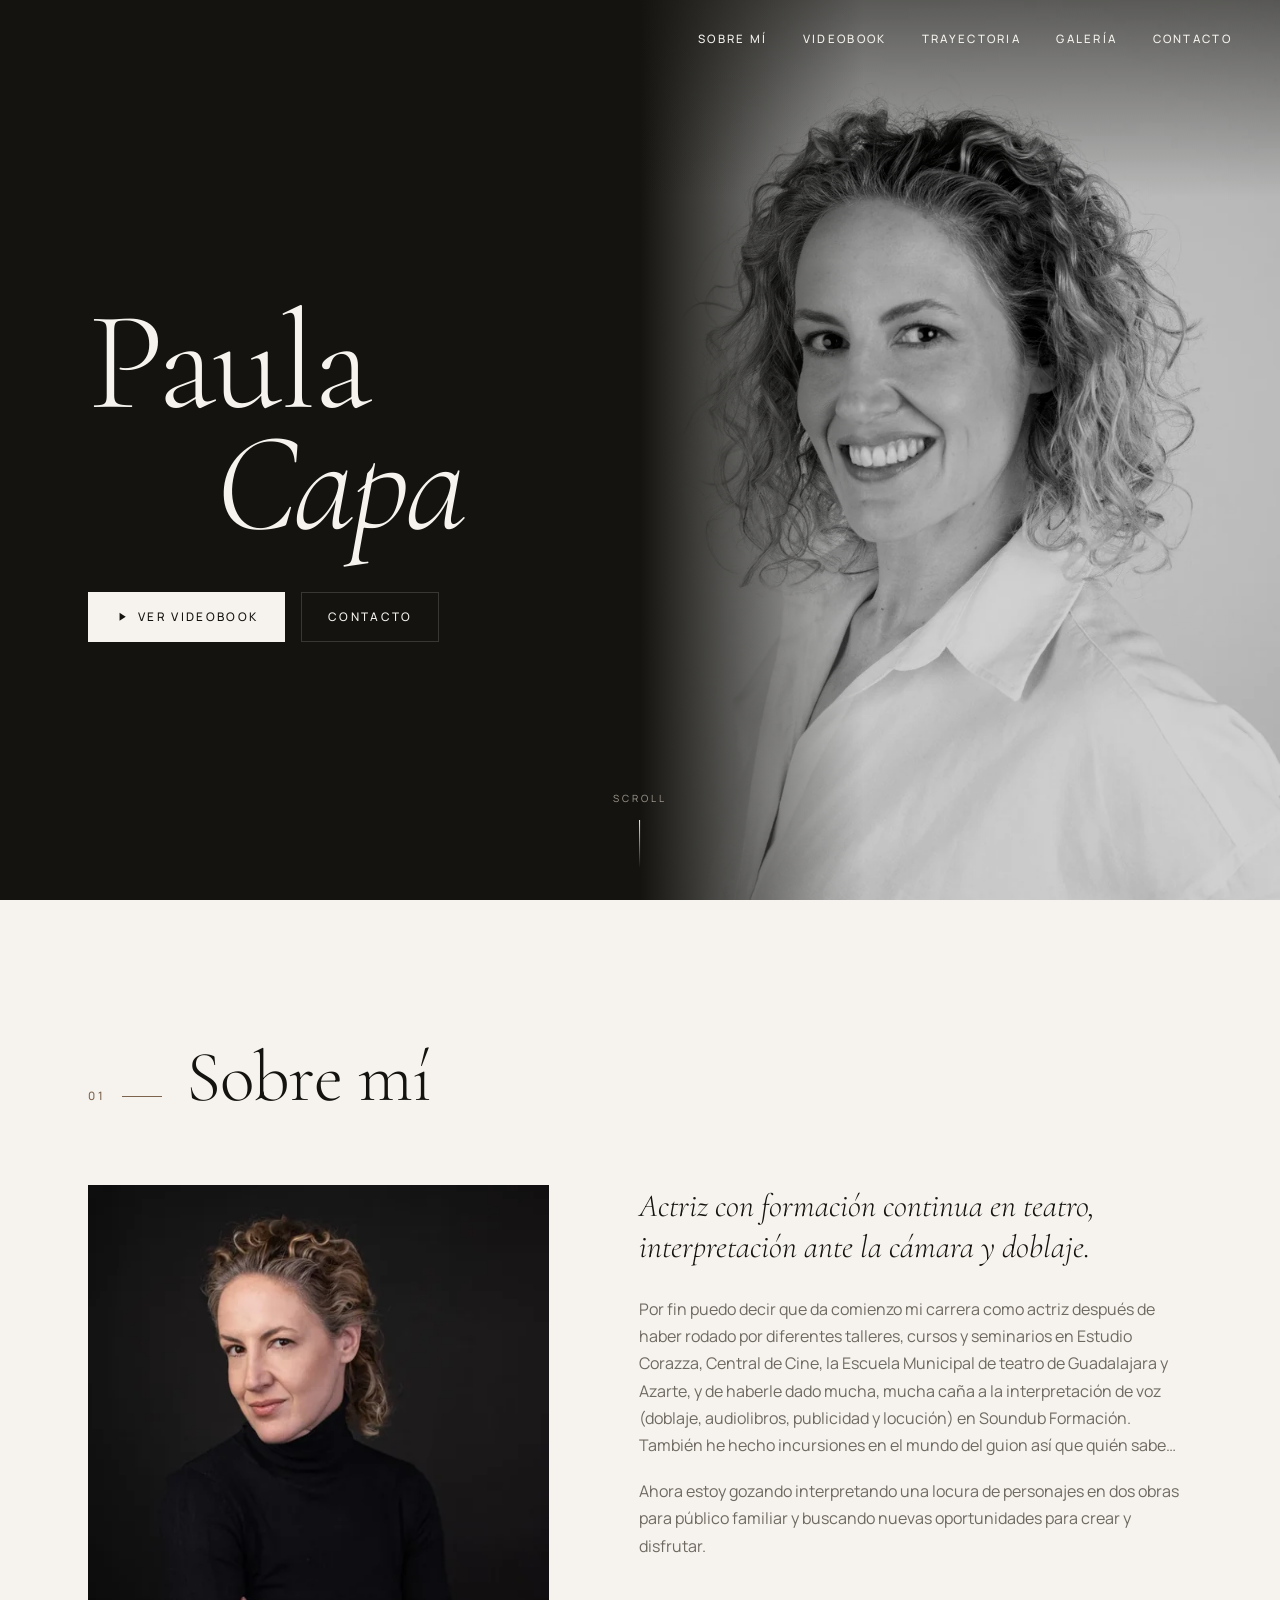
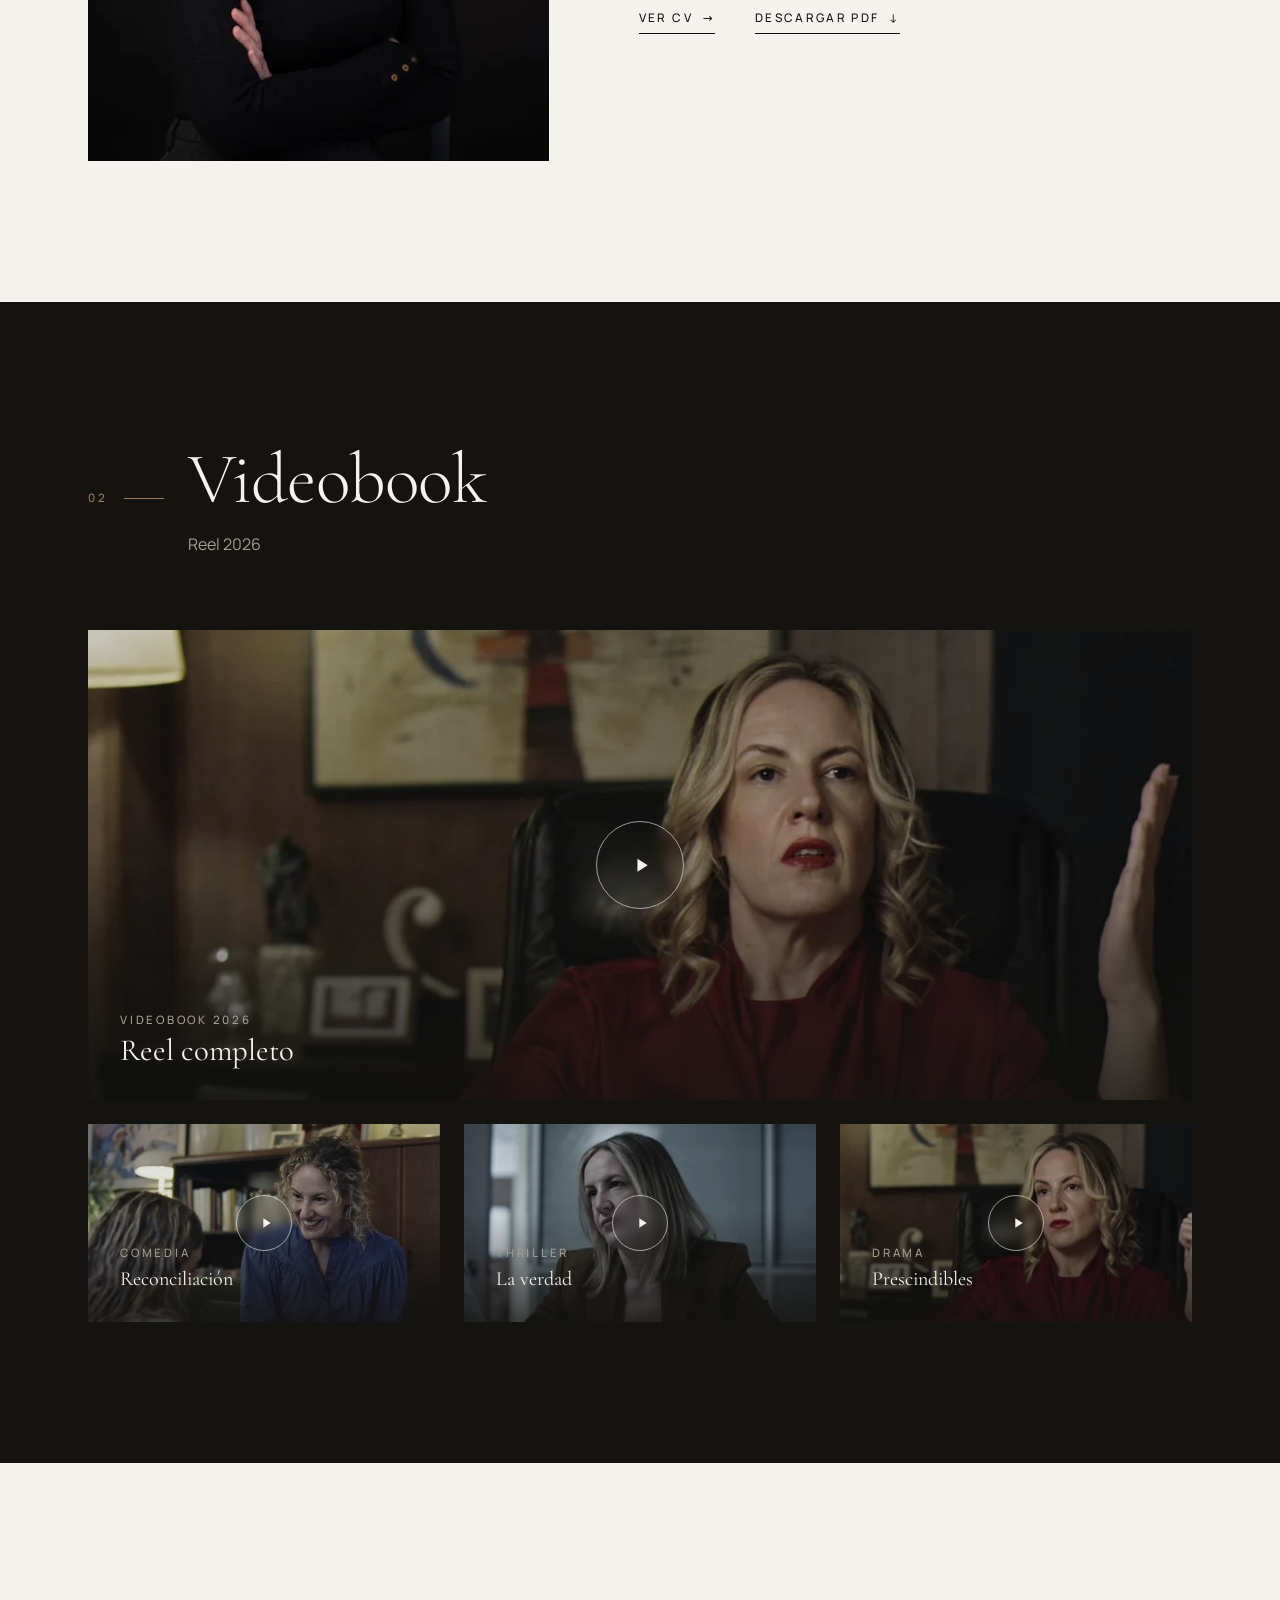
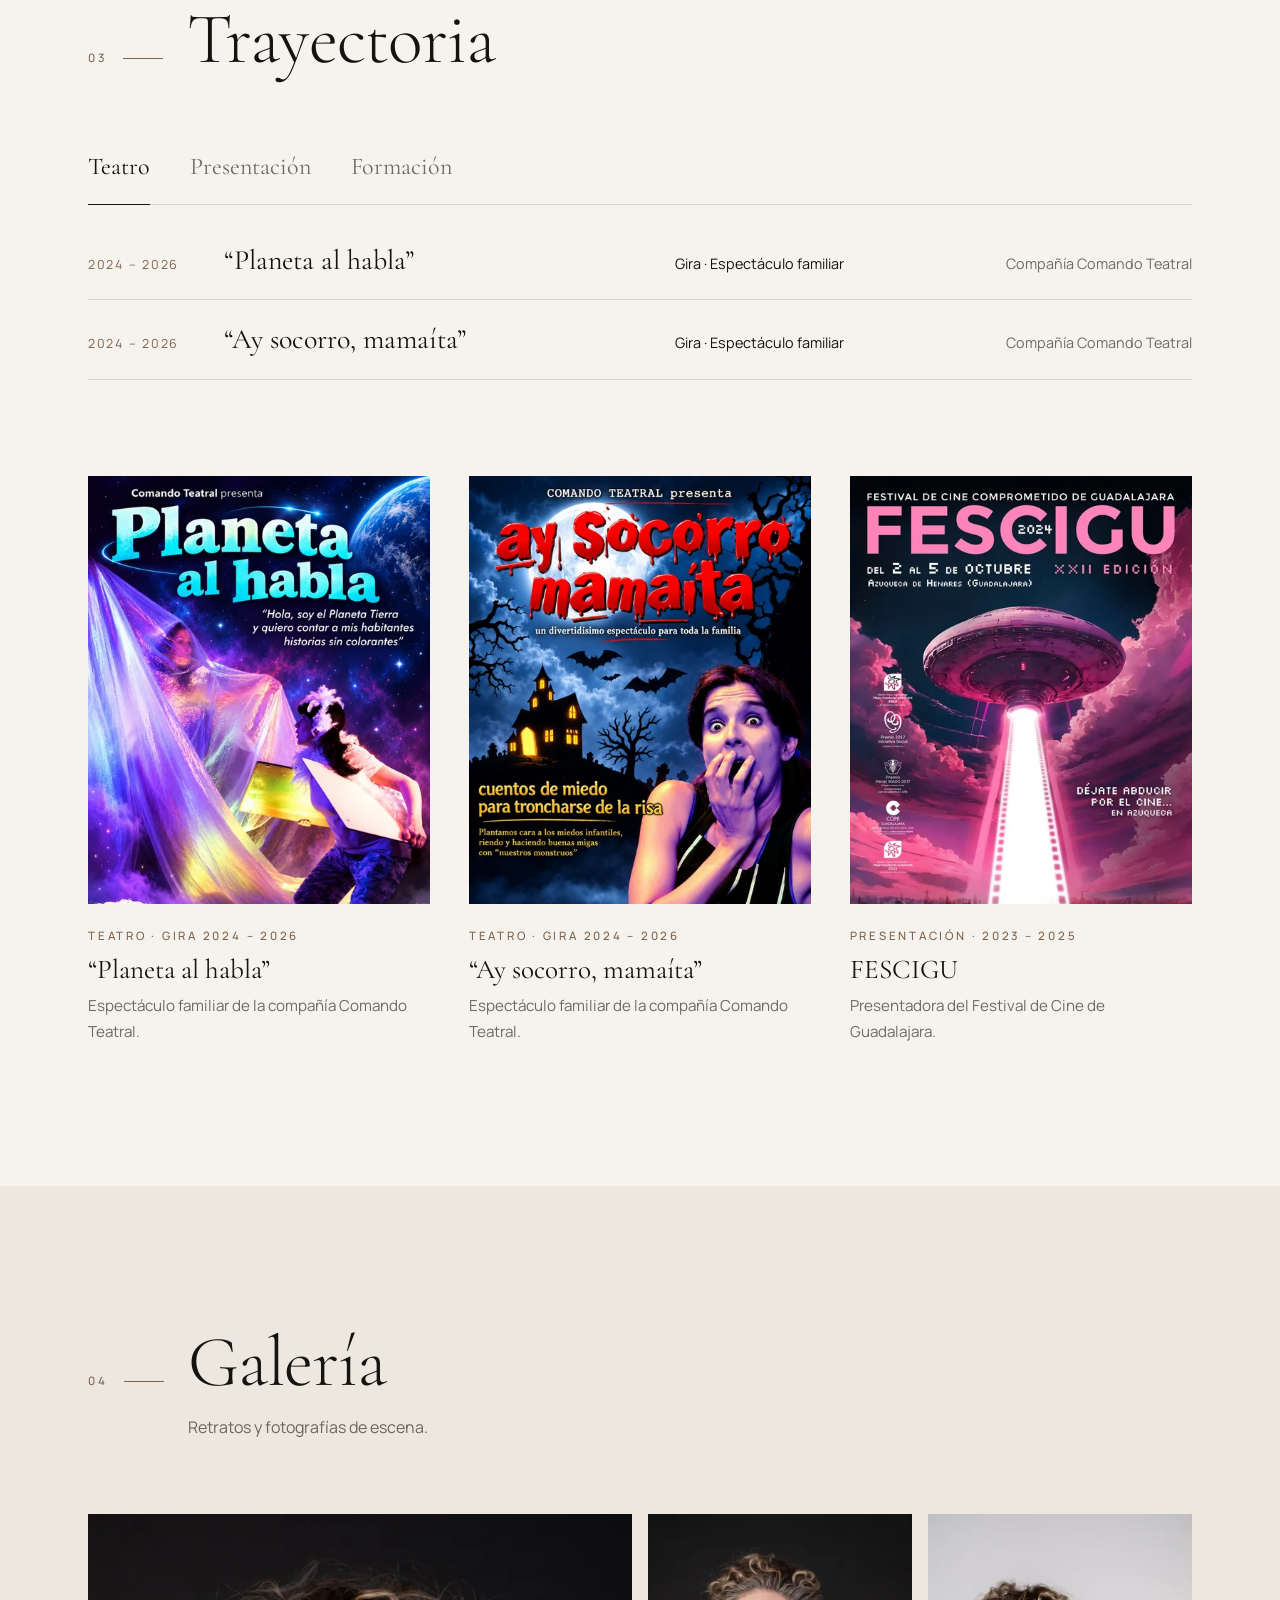
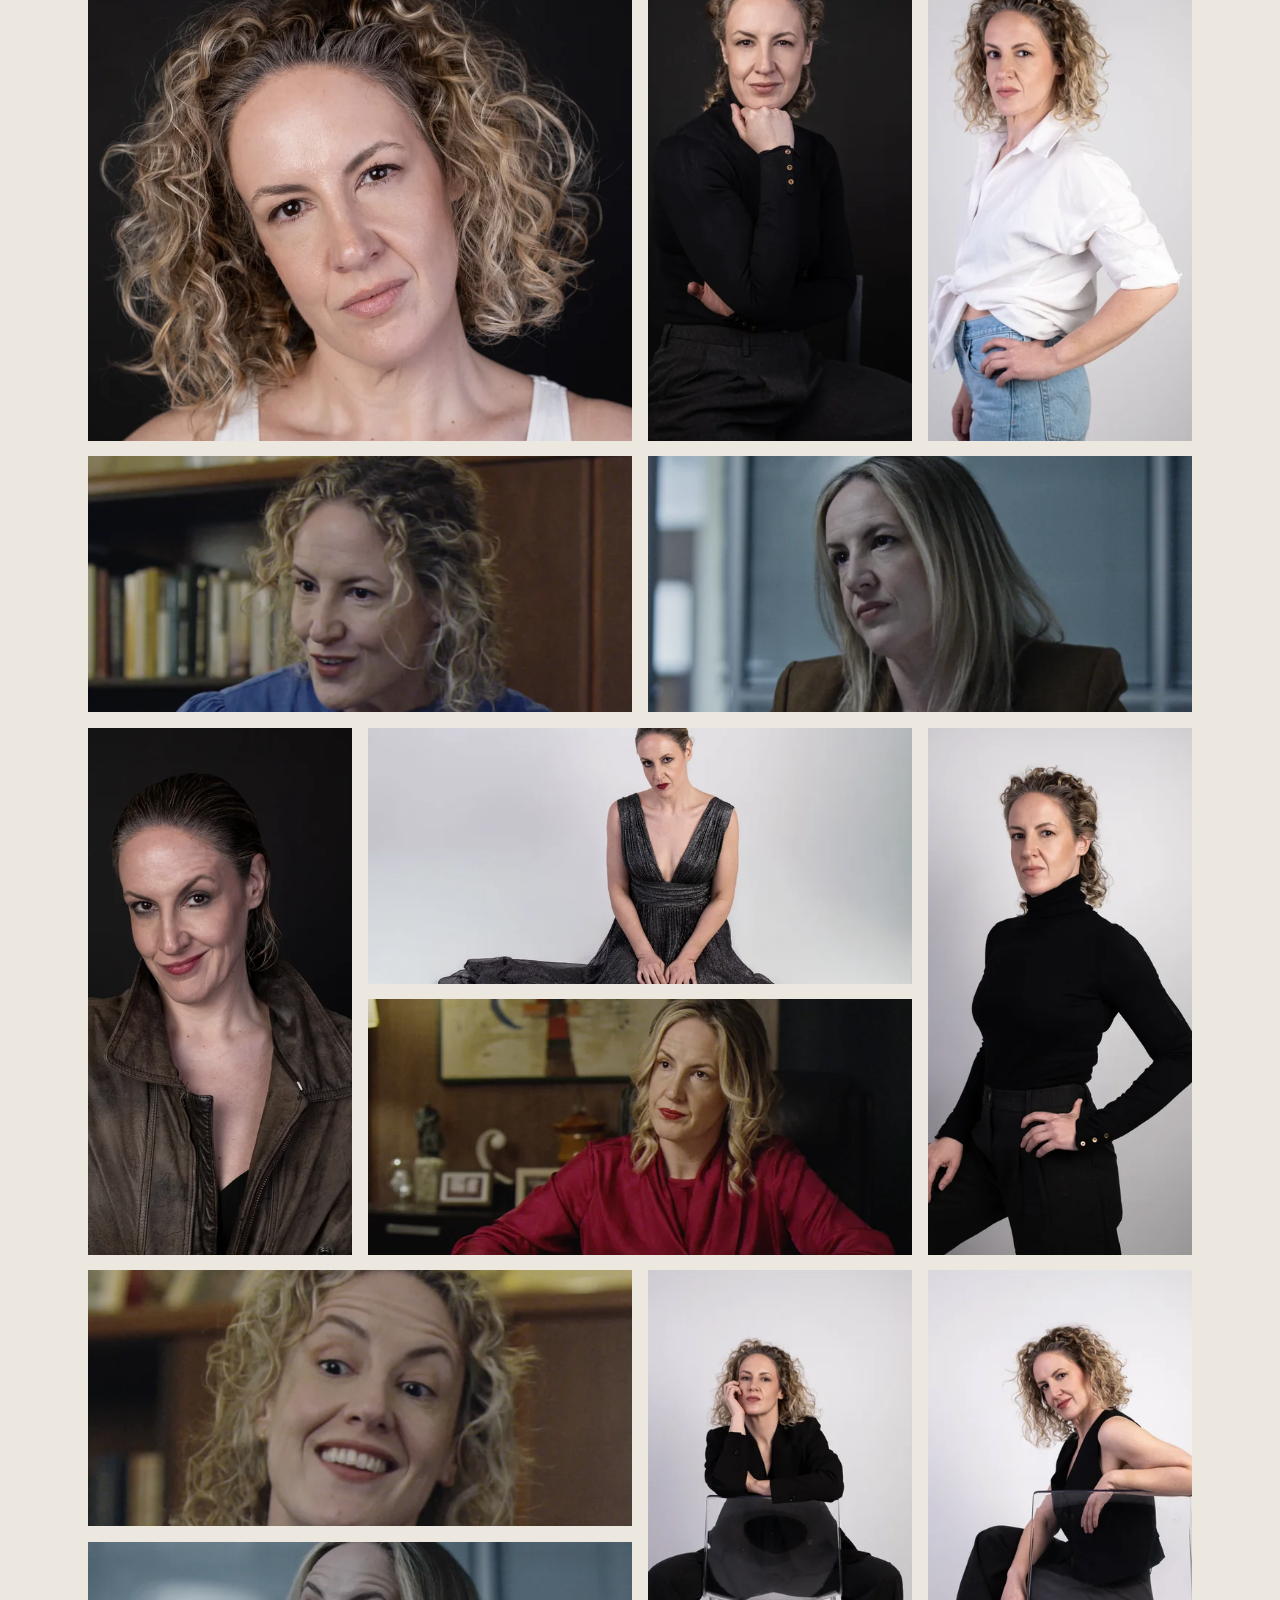
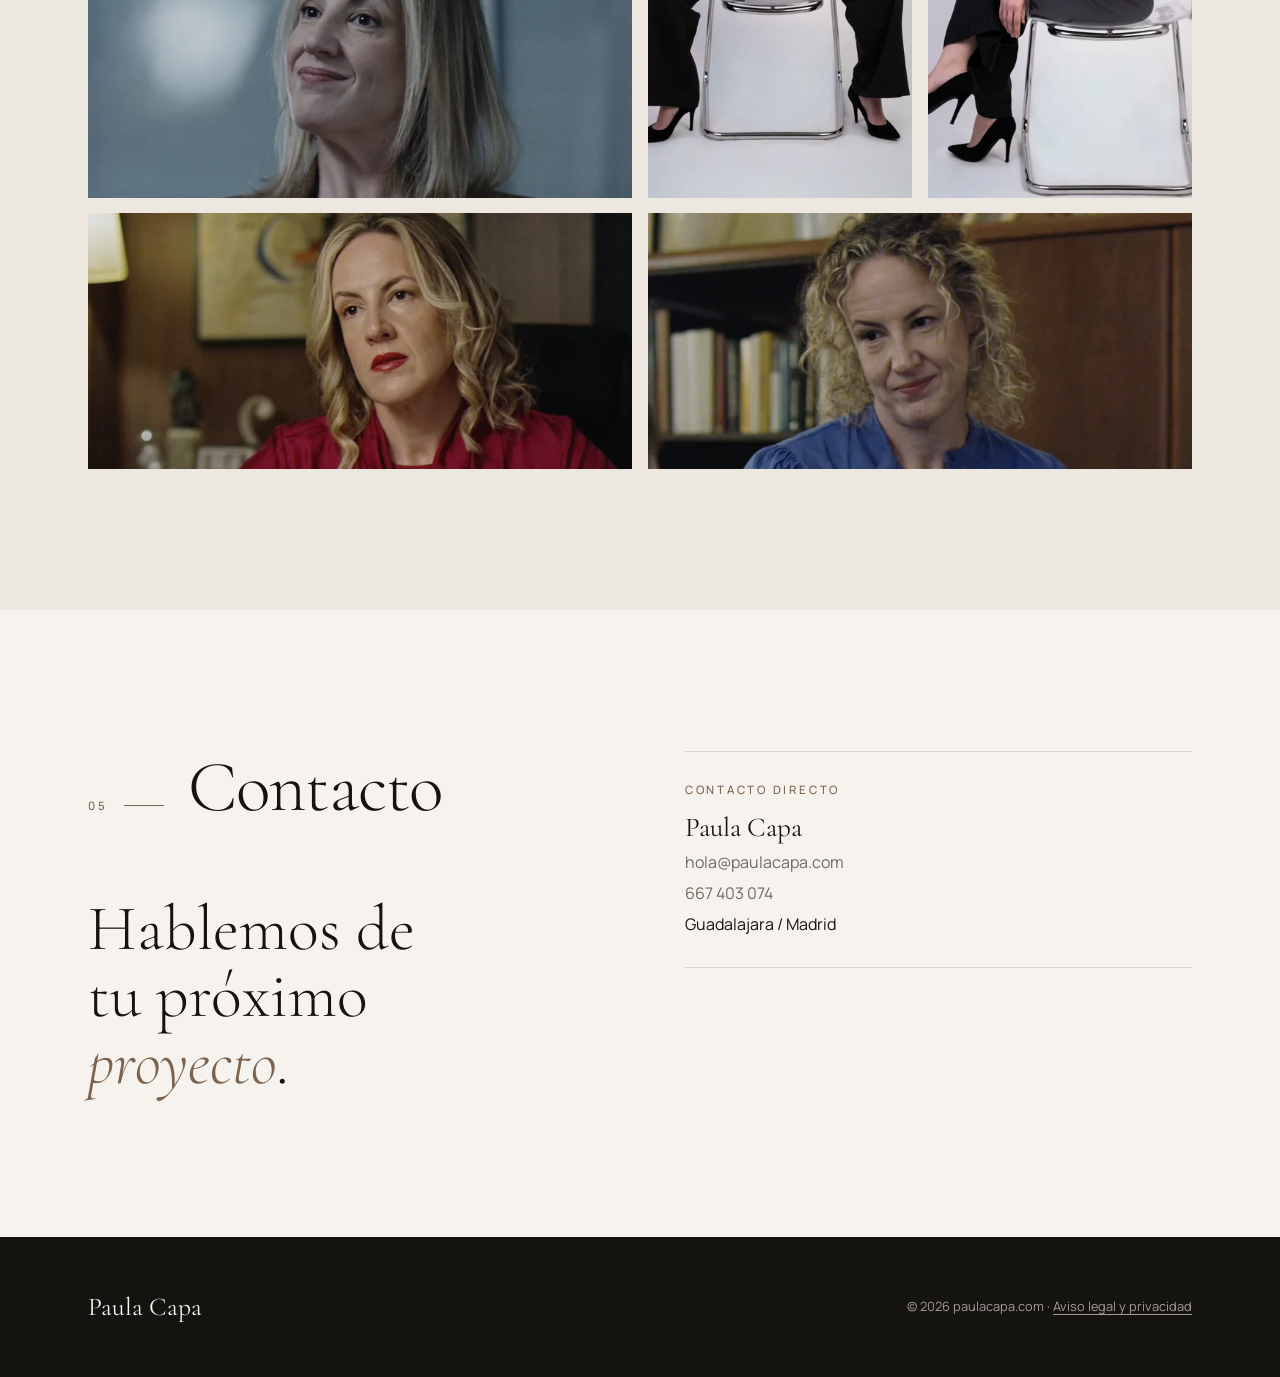
<file: index.html>
<!doctype html>
<html lang="es">
<head>
  <meta charset="utf-8">
  <meta name="viewport" content="width=device-width, initial-scale=1">
  <title>Paula Capa · Actriz</title>
  <meta name="description" content="Web oficial de Paula Capa, actriz formada en teatro, interpretación ante la cámara y doblaje. Guadalajara / Madrid.">
  <link rel="canonical" href="https://paulacapa.com/">

  <meta property="og:type" content="website">
  <meta property="og:url" content="https://paulacapa.com/">
  <meta property="og:site_name" content="Paula Capa">
  <meta property="og:locale" content="es_ES">
  <meta property="og:title" content="Paula Capa · Actriz">
  <meta property="og:description" content="Actriz de teatro, cámara y doblaje. Videobook, trayectoria y contacto.">
  <meta property="og:image" content="https://paulacapa.com/img/og-image.jpg">
  <meta property="og:image:width" content="1200">
  <meta property="og:image:height" content="630">
  <meta property="og:image:alt" content="Paula Capa, actriz">
  <meta name="twitter:card" content="summary_large_image">
  <meta name="twitter:title" content="Paula Capa · Actriz">
  <meta name="twitter:description" content="Actriz de teatro, cámara y doblaje. Videobook, trayectoria y contacto.">
  <meta name="twitter:image" content="https://paulacapa.com/img/og-image.jpg">
  <meta name="theme-color" content="#14130f">

  <!-- Datos estructurados para buscadores: la web, Paula y las escenas del videobook -->
  <script type="application/ld+json">
  {
    "@context": "https://schema.org",
    "@graph": [
      {
        "@type": "WebSite",
        "@id": "https://paulacapa.com/#website",
        "url": "https://paulacapa.com/",
        "name": "Paula Capa",
        "inLanguage": "es",
        "about": { "@id": "https://paulacapa.com/#paula" }
      },
      {
        "@type": "Person",
        "@id": "https://paulacapa.com/#paula",
        "name": "Paula Capa",
        "jobTitle": "Actriz",
        "description": "Actriz con formación continua en teatro, interpretación ante la cámara y doblaje.",
        "url": "https://paulacapa.com/",
        "image": "https://paulacapa.com/img/hero.jpg",
        "email": "mailto:hola@paulacapa.com",
        "telephone": "+34667403074",
        "address": { "@type": "PostalAddress", "addressLocality": "Guadalajara", "addressCountry": "ES" },
        "workLocation": [
          { "@type": "Place", "name": "Guadalajara, España" },
          { "@type": "Place", "name": "Madrid, España" }
        ],
        "knowsAbout": ["Teatro", "Interpretación ante la cámara", "Doblaje", "Locución"],
        "sameAs": ["https://www.youtube.com/@PaulaCapaActriz"]
      },
      {
        "@type": "VideoObject",
        "name": "Reconciliación · Paula Capa",
        "description": "Escena de comedia del videobook de la actriz Paula Capa.",
        "thumbnailUrl": ["https://paulacapa.com/img/escena-1.jpg", "https://i.ytimg.com/vi/hcMBLyJpUlI/hqdefault.jpg"],
        "uploadDate": "2026-10-24T08:51:51-07:00",
        "duration": "PT3M13S",
        "contentUrl": "https://www.youtube.com/watch?v=hcMBLyJpUlI",
        "embedUrl": "https://www.youtube-nocookie.com/embed/hcMBLyJpUlI",
        "actor": { "@id": "https://paulacapa.com/#paula" }
      },
      {
        "@type": "VideoObject",
        "name": "La verdad · Paula Capa",
        "description": "Escena de thriller del videobook de la actriz Paula Capa.",
        "thumbnailUrl": ["https://paulacapa.com/img/escena-2.jpg", "https://i.ytimg.com/vi/iap1M3OZQ5w/hqdefault.jpg"],
        "uploadDate": "2026-10-24T08:50:42-07:00",
        "duration": "PT1M54S",
        "contentUrl": "https://www.youtube.com/watch?v=iap1M3OZQ5w",
        "embedUrl": "https://www.youtube-nocookie.com/embed/iap1M3OZQ5w",
        "actor": { "@id": "https://paulacapa.com/#paula" }
      },
      {
        "@type": "VideoObject",
        "name": "Prescindibles · Paula Capa",
        "description": "Escena dramática del videobook de la actriz Paula Capa.",
        "thumbnailUrl": ["https://paulacapa.com/img/escena-3.jpg", "https://i.ytimg.com/vi/OYvXvXSDY5Y/hqdefault.jpg"],
        "uploadDate": "2026-10-24T08:51:25-07:00",
        "duration": "PT2M50S",
        "contentUrl": "https://www.youtube.com/watch?v=OYvXvXSDY5Y",
        "embedUrl": "https://www.youtube-nocookie.com/embed/OYvXvXSDY5Y",
        "actor": { "@id": "https://paulacapa.com/#paula" }
      }
    ]
  }
  </script>

  <link rel="icon" href="favicon.ico" sizes="48x48">
  <link rel="icon" href="icon-192.png" type="image/png" sizes="192x192">
  <link rel="apple-touch-icon" href="apple-touch-icon.png">

  <link rel="preload" href="fonts/cormorant-garamond.woff2" as="font" type="font/woff2" crossorigin>
  <link rel="preload" href="fonts/cormorant-garamond-italic.woff2" as="font" type="font/woff2" crossorigin>
  <link rel="preload" href="fonts/manrope.woff2" as="font" type="font/woff2" crossorigin>
  <link rel="stylesheet" href="css/styles.css">

  <!-- Marca las imágenes que aún no existen para mostrar su placeholder -->
  <script>
    document.documentElement.classList.add('js');
    document.addEventListener('error', function (e) {
      var t = e.target;
      if (t.tagName === 'IMG' && t.closest('.media')) t.closest('.media').classList.add('is-empty');
    }, true);
  </script>
  <script src="js/main.js" defer></script>
</head>
<body>

  <a class="skip-link" href="#inicio">Saltar al contenido</a>

  <!-- ============ CABECERA ============ -->
  <header class="site-header" id="top">
    <div class="header-inner">
      <a href="#inicio" class="brand" aria-label="Paula Capa, inicio">Paula Capa</a>

      <nav class="main-nav" id="main-nav" aria-label="Principal">
        <ul>
          <li><a href="#sobre-mi">Sobre mí</a></li>
          <li><a href="#videobook">Videobook</a></li>
          <li><a href="#trayectoria">Trayectoria</a></li>
          <li><a href="#galeria">Galería</a></li>
          <li><a href="#contacto">Contacto</a></li>
        </ul>
      </nav>

      <button class="nav-toggle" aria-controls="main-nav" aria-expanded="false" aria-label="Abrir menú">
        <span></span><span></span>
      </button>
    </div>
  </header>

  <main>

    <!-- ============ HERO ============ -->
    <section class="hero" id="inicio">
      <div class="hero-media">
        <figure class="media media--hero" data-label="Retrato principal · vertical">
          <picture><source srcset="img/hero-480.webp 480w, img/hero-800.webp 800w, img/hero.webp 1066w" sizes="(max-width: 860px) 115vw, 50vw" type="image/webp"><img src="img/hero.jpg" alt="Retrato de Paula Capa" width="1066" height="1600" fetchpriority="high"></picture>
        </figure>
      </div>

      <div class="hero-content">
        <h1 class="hero-title reveal">
          <span>Paula</span>
          <span class="indent">Capa</span>
        </h1>
        <div class="hero-actions reveal">
          <a href="#videobook" class="btn btn--solid">
            <svg viewBox="0 0 24 24" aria-hidden="true"><path d="M8 5v14l11-7z"/></svg>
            Ver videobook
          </a>
          <a href="#contacto" class="btn btn--ghost">Contacto</a>
        </div>
      </div>

      <a href="#sobre-mi" class="scroll-cue" aria-label="Ir a Sobre mí">
        <span>Scroll</span>
      </a>
    </section>

    <!-- ============ SOBRE MÍ ============ -->
    <section class="section about" id="sobre-mi">
      <div class="container">
        <header class="section-head reveal">
          <span class="section-index">01</span>
          <h2 class="section-title">Sobre mí</h2>
        </header>

        <div class="about-grid">
          <figure class="media media--portrait about-photo reveal" data-label="Retrato · Sobre mí">
            <picture><source srcset="img/sobre-mi-480.webp 480w, img/sobre-mi-800.webp 800w, img/sobre-mi.webp 933w" sizes="(max-width: 520px) 100vw, (max-width: 860px) 480px, 460px" type="image/webp"><img src="img/sobre-mi.jpg" alt="Paula Capa con jersey negro, sonriendo" loading="lazy" width="933" height="1400"></picture>
          </figure>

          <div class="about-text">
            <p class="lead reveal">
              Actriz con formación continua en teatro, interpretación ante la cámara y doblaje.
            </p>
            <p class="reveal">
              Por fin puedo decir que da comienzo mi carrera como actriz después de haber rodado por diferentes
              talleres, cursos y seminarios en Estudio Corazza, Central de Cine, la Escuela Municipal de teatro
              de Guadalajara y Azarte, y de haberle dado mucha, mucha caña a la interpretación de voz (doblaje,
              audiolibros, publicidad y locución) en Soundub Formación. También he hecho incursiones en el mundo
              del guion así que quién sabe…
            </p>
            <p class="reveal">
              Ahora estoy gozando interpretando una locura de personajes en dos obras para público familiar y
              buscando nuevas oportunidades para crear y disfrutar.
            </p>

            <div class="about-actions reveal">
              <a href="cv.html" class="link-arrow">Ver CV <span aria-hidden="true">→</span></a>
              <a href="docs/cv-paula-capa.pdf" class="link-arrow" download>Descargar PDF <span aria-hidden="true">↓</span></a>
            </div>
          </div>
        </div>
      </div>
    </section>

    <!-- ============ VIDEOBOOK ============ -->
    <section class="section section--dark videobook" id="videobook">
      <div class="container">
        <header class="section-head reveal">
          <span class="section-index">02</span>
          <h2 class="section-title">Videobook</h2>
          <p class="section-intro">Reel 2026</p>
        </header>

        <!--
          data-youtube admite el ID del vídeo (p. ej. dQw4w9WgXcQ) o cualquier enlace de YouTube
          (youtube.com/watch?v=…, youtu.be/…, youtube.com/shorts/…). Vacío muestra «Vídeo próximamente».
        -->
        <button class="video-card video-card--main reveal" data-youtube="" aria-label="Reproducir videobook">
          <figure class="media media--cinema" data-label="Miniatura del videobook">
            <picture><source srcset="img/videobook-480.webp 480w, img/videobook-800.webp 800w, img/videobook-1200.webp 1200w, img/videobook-1600.webp 1600w, img/videobook.webp 2000w" sizes="(max-width: 860px) 126vw, (max-width: 1200px) 95vw, 1160px" type="image/webp"><img src="img/videobook.jpg" alt="Videobook de Paula Capa" width="2000" height="815"></picture>
          </figure>
          <span class="play" aria-hidden="true"><svg viewBox="0 0 24 24"><path d="M8 5v14l11-7z"/></svg></span>
          <span class="video-caption">
            <span class="video-kicker">Videobook 2026</span>
            <span class="video-title">Reel completo</span>
          </span>
        </button>

        <div class="video-row">
          <button class="video-card reveal" data-youtube="hcMBLyJpUlI" aria-label="Reproducir escena «Reconciliación»">
            <figure class="media media--wide" data-label="Reconciliación · 16:9">
              <picture><source srcset="img/escena-1-480.webp 480w, img/escena-1-800.webp 800w, img/escena-1.webp 1200w" sizes="(max-width: 860px) 120vw, 470px" type="image/webp"><img src="img/escena-1.jpg" alt="Fotograma de «Reconciliación»" loading="lazy" width="1200" height="718"></picture>
            </figure>
            <span class="play play--sm" aria-hidden="true"><svg viewBox="0 0 24 24"><path d="M8 5v14l11-7z"/></svg></span>
            <span class="video-caption">
              <span class="video-kicker">Comedia</span>
              <span class="video-title">Reconciliación</span>
            </span>
          </button>
          <button class="video-card reveal" data-youtube="iap1M3OZQ5w" aria-label="Reproducir escena «La verdad»">
            <figure class="media media--wide" data-label="La verdad · 16:9">
              <picture><source srcset="img/escena-2-480.webp 480w, img/escena-2-800.webp 800w, img/escena-2.webp 1200w" sizes="(max-width: 860px) 120vw, 470px" type="image/webp"><img src="img/escena-2.jpg" alt="Fotograma de «La verdad»" loading="lazy" width="1200" height="600"></picture>
            </figure>
            <span class="play play--sm" aria-hidden="true"><svg viewBox="0 0 24 24"><path d="M8 5v14l11-7z"/></svg></span>
            <span class="video-caption">
              <span class="video-kicker">Thriller</span>
              <span class="video-title">La verdad</span>
            </span>
          </button>
          <button class="video-card reveal" data-youtube="OYvXvXSDY5Y" aria-label="Reproducir escena «Prescindibles»">
            <figure class="media media--wide" data-label="Prescindibles · 16:9">
              <picture><source srcset="img/escena-3-480.webp 480w, img/escena-3-800.webp 800w, img/escena-3-1200.webp 1200w, img/escena-3-1600.webp 1600w, img/escena-3.webp 2000w" sizes="(max-width: 860px) 120vw, 470px" type="image/webp"><img src="img/escena-3.jpg" alt="Fotograma de «Prescindibles»" loading="lazy" width="2000" height="850"></picture>
            </figure>
            <span class="play play--sm" aria-hidden="true"><svg viewBox="0 0 24 24"><path d="M8 5v14l11-7z"/></svg></span>
            <span class="video-caption">
              <span class="video-kicker">Drama</span>
              <span class="video-title">Prescindibles</span>
            </span>
          </button>
        </div>
      </div>
    </section>

    <!-- ============ TRAYECTORIA ============ -->
    <section class="section credits" id="trayectoria">
      <div class="container">
        <header class="section-head reveal">
          <span class="section-index">03</span>
          <h2 class="section-title">Trayectoria</h2>
        </header>

        <div class="tabs reveal" role="tablist" aria-label="Categorías de trayectoria">
          <button role="tab" id="tab-teatro" aria-controls="panel-teatro" aria-selected="true">Teatro</button>
          <button role="tab" id="tab-presentacion" aria-controls="panel-presentacion" aria-selected="false" tabindex="-1">Presentación</button>
          <button role="tab" id="tab-formacion" aria-controls="panel-formacion" aria-selected="false" tabindex="-1">Formación</button>
        </div>

        <div class="tab-panel" id="panel-teatro" role="tabpanel" tabindex="0" aria-labelledby="tab-teatro">
          <ol class="credit-list">
            <li><span class="c-year">2024 – 2026</span><span class="c-title">“Planeta al habla”</span><span class="c-role">Gira · Espectáculo familiar</span><span class="c-dir">Compañía Comando Teatral</span></li>
            <li><span class="c-year">2024 – 2026</span><span class="c-title">“Ay socorro, mamaíta”</span><span class="c-role">Gira · Espectáculo familiar</span><span class="c-dir">Compañía Comando Teatral</span></li>
          </ol>
        </div>

        <div class="tab-panel" id="panel-presentacion" role="tabpanel" tabindex="0" aria-labelledby="tab-presentacion" hidden>
          <ol class="credit-list">
            <li><span class="c-year">2023 – 2025</span><span class="c-title">Festival de Cine de Guadalajara</span><span class="c-role">Presentadora</span><span class="c-dir">FESCIGU</span></li>
          </ol>
        </div>

        <div class="tab-panel" id="panel-formacion" role="tabpanel" tabindex="0" aria-labelledby="tab-formacion" hidden>
          <ol class="credit-list credit-list--detail">
            <li><span class="c-year">2025 – 2026</span><span class="c-title">Técnicas Tony Barr y Lesly Kahn<small class="c-detail">Central de Cine, con Javier Alcina</small></span><span class="c-role">Cámara</span></li>
            <li><span class="c-year">2025 – 2026</span><span class="c-title">Montaje “Manzanas”<small class="c-detail">Escuela de Teatro de Guadalajara, dirigido por Ana Vélez</small></span><span class="c-role">Teatro</span></li>
            <li><span class="c-year">2025 – 2026</span><span class="c-title">Montaje “Roxane Tenorio”<small class="c-detail">Escuela de Teatro de Guadalajara, dirigido por Ana Vélez</small></span><span class="c-role">Teatro</span></li>
            <li><span class="c-year">2025 – 2026</span><span class="c-title">Curso de ficción sonora<small class="c-detail">Proceso completo de creación y producción: guion, grabación de voces y postproducción</small></span><span class="c-role">Audiovisual</span></li>
            <li><span class="c-year">2024 – 2025</span><span class="c-title">Producción y distribución de vídeo podcasts<small class="c-detail">RTVE</small></span><span class="c-role">Audiovisual</span></li>
            <li><span class="c-year">2024 – 2025</span><span class="c-title">Guion de series de ficción<small class="c-detail">RTVE</small></span><span class="c-role">Audiovisual</span></li>
            <li><span class="c-year">2024 – 2025</span><span class="c-title">Taller de teatro en verso<small class="c-detail">Con Ana Vélez, en la Escuela de Teatro de Guadalajara</small></span><span class="c-role">Teatro</span></li>
            <li><span class="c-year">2024 – 2025</span><span class="c-title">Montaje “Soy Federico”<small class="c-detail">Dramaturgia y dirección de Ana Vélez, basado en las obras de Lorca</small></span><span class="c-role">Teatro</span></li>
            <li><span class="c-year">2023 – 2024</span><span class="c-title">Doblaje - Equiparación profesional<small class="c-detail">Soundub</small></span><span class="c-role">Doblaje</span></li>
            <li><span class="c-year">2023 – 2024</span><span class="c-title">Seminario Cuerpo Expresivo<small class="c-detail">Estudio Corazza, con Virginia de la Cruz y Pedro González</small></span><span class="c-role">Teatro</span></li>
            <li><span class="c-year">2023 – 2024</span><span class="c-title">Interpretación ante la cámara<small class="c-detail">Central de Cine: bases de la interpretación (Rocío Vidal), micro-emociones (Carmen Rico), arquetipos (Santi Senso), técnicas Tony Barr y Lesly Kahn (Javier Alcina) y técnica Chéjov (Eva Manjón)</small></span><span class="c-role">Cámara</span></li>
            <li><span class="c-year">2022 – 2023</span><span class="c-title">Curso de especialización de voz<small class="c-detail">Soundub: doblaje, publicidad, audiolibros y locución</small></span><span class="c-role">Doblaje</span></li>
            <li><span class="c-year">2022 – 2023</span><span class="c-title">Entrenamiento actoral de iniciación<small class="c-detail">Estudio Corazza, con Violeta Pérez</small></span><span class="c-role">Teatro</span></li>
          </ol>
        </div>

        <!-- Proyectos destacados -->
        <div class="highlights">
          <article class="highlight reveal">
            <figure class="media media--card media--top" data-label="“Planeta al habla” · 4:5">
              <picture><source srcset="img/proyecto-1-480.webp 480w, img/proyecto-1-800.webp 800w, img/proyecto-1.webp 1133w" sizes="(max-width: 520px) 100vw, (max-width: 860px) 480px, 342px" type="image/webp"><img src="img/proyecto-1.jpg" alt="Cartel de «Planeta al habla», de Comando Teatral" loading="lazy" width="1133" height="1600"></picture>
            </figure>
            <p class="highlight-meta">Teatro · Gira 2024 – 2026</p>
            <h3 class="highlight-title">“Planeta al habla”</h3>
            <p>Espectáculo familiar de la compañía Comando Teatral.</p>
          </article>
          <article class="highlight reveal">
            <figure class="media media--card media--top" data-label="“Ay socorro, mamaíta” · 4:5">
              <picture><source srcset="img/proyecto-2-480.webp 480w, img/proyecto-2-800.webp 800w, img/proyecto-2.webp 1131w" sizes="(max-width: 520px) 100vw, (max-width: 860px) 480px, 342px" type="image/webp"><img src="img/proyecto-2.jpg" alt="Cartel de «Ay socorro, mamaíta», de Comando Teatral" loading="lazy" width="1131" height="1600"></picture>
            </figure>
            <p class="highlight-meta">Teatro · Gira 2024 – 2026</p>
            <h3 class="highlight-title">“Ay socorro, mamaíta”</h3>
            <p>Espectáculo familiar de la compañía Comando Teatral.</p>
          </article>
          <article class="highlight reveal">
            <figure class="media media--card media--top" data-label="FESCIGU · 4:5">
              <picture><source srcset="img/proyecto-3-480.webp 480w, img/proyecto-3-800.webp 800w, img/proyecto-3.webp 1100w" sizes="(max-width: 520px) 100vw, (max-width: 860px) 480px, 342px" type="image/webp"><img src="img/proyecto-3.jpg" alt="Cartel del Festival de Cine Comprometido de Guadalajara FESCIGU 2024" loading="lazy" width="1100" height="1565"></picture>
            </figure>
            <p class="highlight-meta">Presentación · 2023 – 2025</p>
            <h3 class="highlight-title">FESCIGU</h3>
            <p>Presentadora del Festival de Cine de Guadalajara.</p>
          </article>
        </div>
      </div>
    </section>

    <!-- ============ GALERÍA ============ -->
    <section class="section section--soft gallery" id="galeria">
      <div class="container">
        <header class="section-head reveal">
          <span class="section-index">04</span>
          <h2 class="section-title">Galería</h2>
          <p class="section-intro">Retratos y fotografías de escena.</p>
        </header>

        <div class="gallery-grid">
          <a href="img/galeria-1.jpg" class="gallery-item g-big reveal"><figure class="media" data-label="Foto 1"><picture><source srcset="img/galeria-1-480.webp 480w, img/galeria-1-800.webp 800w, img/galeria-1.webp 1200w" sizes="(max-width: 860px) 100vw, 544px" type="image/webp"><img src="img/galeria-1.jpg" alt="Retrato de Paula Capa con camiseta blanca de tirantes" loading="lazy" width="1200" height="1800"></picture></figure></a>
          <a href="img/galeria-2.jpg" class="gallery-item g-tall reveal"><figure class="media" data-label="Foto 2"><picture><source srcset="img/galeria-2-480.webp 480w, img/galeria-2-800.webp 800w, img/galeria-2.webp 1200w" sizes="(max-width: 860px) 60vw, 360px" type="image/webp"><img src="img/galeria-2.jpg" alt="Paula Capa sentada con jersey negro, la mano en la barbilla" loading="lazy" width="1200" height="1800"></picture></figure></a>
          <a href="img/galeria-3.jpg" class="gallery-item g-wide reveal"><figure class="media" data-label="Foto 3"><picture><source srcset="img/galeria-3-480.webp 480w, img/galeria-3-800.webp 800w, img/galeria-3-1200.webp 1200w, img/galeria-3-1600.webp 1600w, img/galeria-3.webp 1614w" sizes="(max-width: 860px) 100vw, 544px" type="image/webp"><img src="img/galeria-3.jpg" alt="Fotograma de «Reconciliación»" loading="lazy" width="1614" height="1202"></picture></figure></a>
          <a href="img/galeria-4.jpg" class="gallery-item g-wide reveal"><figure class="media" data-label="Foto 4"><picture><source srcset="img/galeria-4-480.webp 480w, img/galeria-4-800.webp 800w, img/galeria-4-1200.webp 1200w, img/galeria-4-1600.webp 1600w, img/galeria-4.webp 1800w" sizes="(max-width: 860px) 100vw, 544px" type="image/webp"><img src="img/galeria-4.jpg" alt="Fotograma de «La verdad»" loading="lazy" width="1800" height="1094"></picture></figure></a>
          <a href="img/galeria-5.jpg" class="gallery-item g-tall reveal"><figure class="media" data-label="Foto 5"><picture><source srcset="img/galeria-5-480.webp 480w, img/galeria-5-800.webp 800w, img/galeria-5.webp 1200w" sizes="(max-width: 860px) 60vw, 360px" type="image/webp"><img src="img/galeria-5.jpg" alt="Paula Capa con camisa blanca y vaqueros" loading="lazy" width="1200" height="1800"></picture></figure></a>
          <a href="img/galeria-6.jpg" class="gallery-item g-tall reveal"><figure class="media" data-label="Foto 6"><picture><source srcset="img/galeria-6-480.webp 480w, img/galeria-6-800.webp 800w, img/galeria-6.webp 1200w" sizes="(max-width: 860px) 60vw, 360px" type="image/webp"><img src="img/galeria-6.jpg" alt="Paula Capa sonriendo con chaqueta de cuero" loading="lazy" width="1200" height="1800"></picture></figure></a>
          <a href="img/galeria-7.jpg" class="gallery-item g-wide reveal"><figure class="media" data-label="Foto 7"><picture><source srcset="img/galeria-7-480.webp 480w, img/galeria-7-800.webp 800w, img/galeria-7-1200.webp 1200w, img/galeria-7-1600.webp 1600w, img/galeria-7.webp 1800w" sizes="(max-width: 860px) 100vw, 544px" type="image/webp"><img src="img/galeria-7.jpg" alt="Paula Capa sentada en el suelo con vestido largo" loading="lazy" width="1800" height="1200"></picture></figure></a>
          <a href="img/galeria-8.jpg" class="gallery-item g-wide reveal"><figure class="media" data-label="Foto 8"><picture><source srcset="img/galeria-8-480.webp 480w, img/galeria-8-800.webp 800w, img/galeria-8-1200.webp 1200w, img/galeria-8-1600.webp 1600w, img/galeria-8.webp 1800w" sizes="(max-width: 860px) 100vw, 544px" type="image/webp"><img src="img/galeria-8.jpg" alt="Fotograma de «Prescindibles»" loading="lazy" width="1800" height="946"></picture></figure></a>
          <a href="img/galeria-9.jpg" class="gallery-item g-tall reveal"><figure class="media" data-label="Foto 9"><picture><source srcset="img/galeria-9-480.webp 480w, img/galeria-9-800.webp 800w, img/galeria-9.webp 1200w" sizes="(max-width: 860px) 60vw, 360px" type="image/webp"><img src="img/galeria-9.jpg" alt="Paula Capa de pie con jersey negro de cuello alto" loading="lazy" width="1200" height="1800"></picture></figure></a>
          <a href="img/galeria-10.jpg" class="gallery-item g-wide reveal"><figure class="media" data-label="Foto 10"><picture><source srcset="img/galeria-10-480.webp 480w, img/galeria-10-800.webp 800w, img/galeria-10-1200.webp 1200w, img/galeria-10-1600.webp 1600w, img/galeria-10.webp 1734w" sizes="(max-width: 860px) 100vw, 544px" type="image/webp"><img src="img/galeria-10.jpg" alt="Fotograma de «Reconciliación»" loading="lazy" width="1734" height="1140"></picture></figure></a>
          <a href="img/galeria-11.jpg" class="gallery-item g-tall reveal"><figure class="media" data-label="Foto 11"><picture><source srcset="img/galeria-11-480.webp 480w, img/galeria-11-800.webp 800w, img/galeria-11.webp 1200w" sizes="(max-width: 860px) 60vw, 360px" type="image/webp"><img src="img/galeria-11.jpg" alt="Paula Capa sentada al revés en una silla, con traje negro" loading="lazy" width="1200" height="1800"></picture></figure></a>
          <a href="img/galeria-12.jpg" class="gallery-item g-tall reveal"><figure class="media" data-label="Foto 12"><picture><source srcset="img/galeria-12-480.webp 480w, img/galeria-12-800.webp 800w, img/galeria-12.webp 1200w" sizes="(max-width: 860px) 60vw, 360px" type="image/webp"><img src="img/galeria-12.jpg" alt="Paula Capa sentada en una silla con chaleco negro" loading="lazy" width="1200" height="1800"></picture></figure></a>
          <a href="img/galeria-13.jpg" class="gallery-item g-wide reveal"><figure class="media" data-label="Foto 13"><picture><source srcset="img/galeria-13-480.webp 480w, img/galeria-13-800.webp 800w, img/galeria-13-1200.webp 1200w, img/galeria-13-1600.webp 1600w, img/galeria-13.webp 1800w" sizes="(max-width: 860px) 100vw, 544px" type="image/webp"><img src="img/galeria-13.jpg" alt="Fotograma de «La verdad»" loading="lazy" width="1800" height="884"></picture></figure></a>
          <a href="img/galeria-14.jpg" class="gallery-item g-wide reveal"><figure class="media" data-label="Foto 14"><picture><source srcset="img/galeria-14-480.webp 480w, img/galeria-14-800.webp 800w, img/galeria-14-1200.webp 1200w, img/galeria-14-1600.webp 1600w, img/galeria-14.webp 1800w" sizes="(max-width: 860px) 100vw, 544px" type="image/webp"><img src="img/galeria-14.jpg" alt="Fotograma de «Prescindibles»" loading="lazy" width="1800" height="897"></picture></figure></a>
          <a href="img/galeria-15.jpg" class="gallery-item g-wide reveal"><figure class="media" data-label="Foto 15"><picture><source srcset="img/galeria-15-480.webp 480w, img/galeria-15-800.webp 800w, img/galeria-15-1200.webp 1200w, img/galeria-15-1600.webp 1600w, img/galeria-15.webp 1754w" sizes="(max-width: 860px) 100vw, 544px" type="image/webp"><img src="img/galeria-15.jpg" alt="Fotograma de «Reconciliación»" loading="lazy" width="1754" height="1258"></picture></figure></a>
        </div>
      </div>
    </section>

    <!-- ============ CONTACTO ============ -->
    <section class="section contact" id="contacto">
      <div class="container contact-grid">
        <div>
          <header class="section-head reveal">
            <span class="section-index">05</span>
            <h2 class="section-title">Contacto</h2>
          </header>
          <p class="contact-claim reveal">Hablemos de tu&nbsp;próximo <em>proyecto</em>.</p>
        </div>

        <div class="contact-cards">
          <div class="contact-card reveal">
            <p class="contact-label">Contacto directo</p>
            <p class="contact-name">Paula Capa</p>
            <a href="mailto:hola@paulacapa.com">hola@paulacapa.com</a>
            <a href="tel:+34667403074">667 403 074</a>
            <p>Guadalajara / Madrid</p>
          </div>
        </div>
      </div>
    </section>

  </main>

  <!-- ============ PIE ============ -->
  <footer class="site-footer">
    <div class="container footer-inner">
      <a href="#inicio" class="footer-brand">Paula Capa</a>
      <p class="footer-copy">© <span id="year">2026</span> paulacapa.com · <a href="aviso-legal.html">Aviso legal y privacidad</a></p>
    </div>
  </footer>

  <!-- ============ LIGHTBOX (galería y vídeo) ============ -->
  <div class="lightbox" id="lightbox" role="dialog" aria-modal="true" aria-label="Visor" hidden>
    <button class="lb-close" aria-label="Cerrar">×</button>
    <button class="lb-nav lb-prev" aria-label="Anterior">‹</button>
    <div class="lb-stage"></div>
    <button class="lb-nav lb-next" aria-label="Siguiente">›</button>
    <p class="lb-counter" aria-live="polite"></p>
  </div>

  <!-- Estadísticas de visitas sin cookies (GoatCounter) -->
  <script data-goatcounter="https://jespino.goatcounter.com/count" async src="https://gc.zgo.at/count.js"></script>
</body>
</html>
</file>
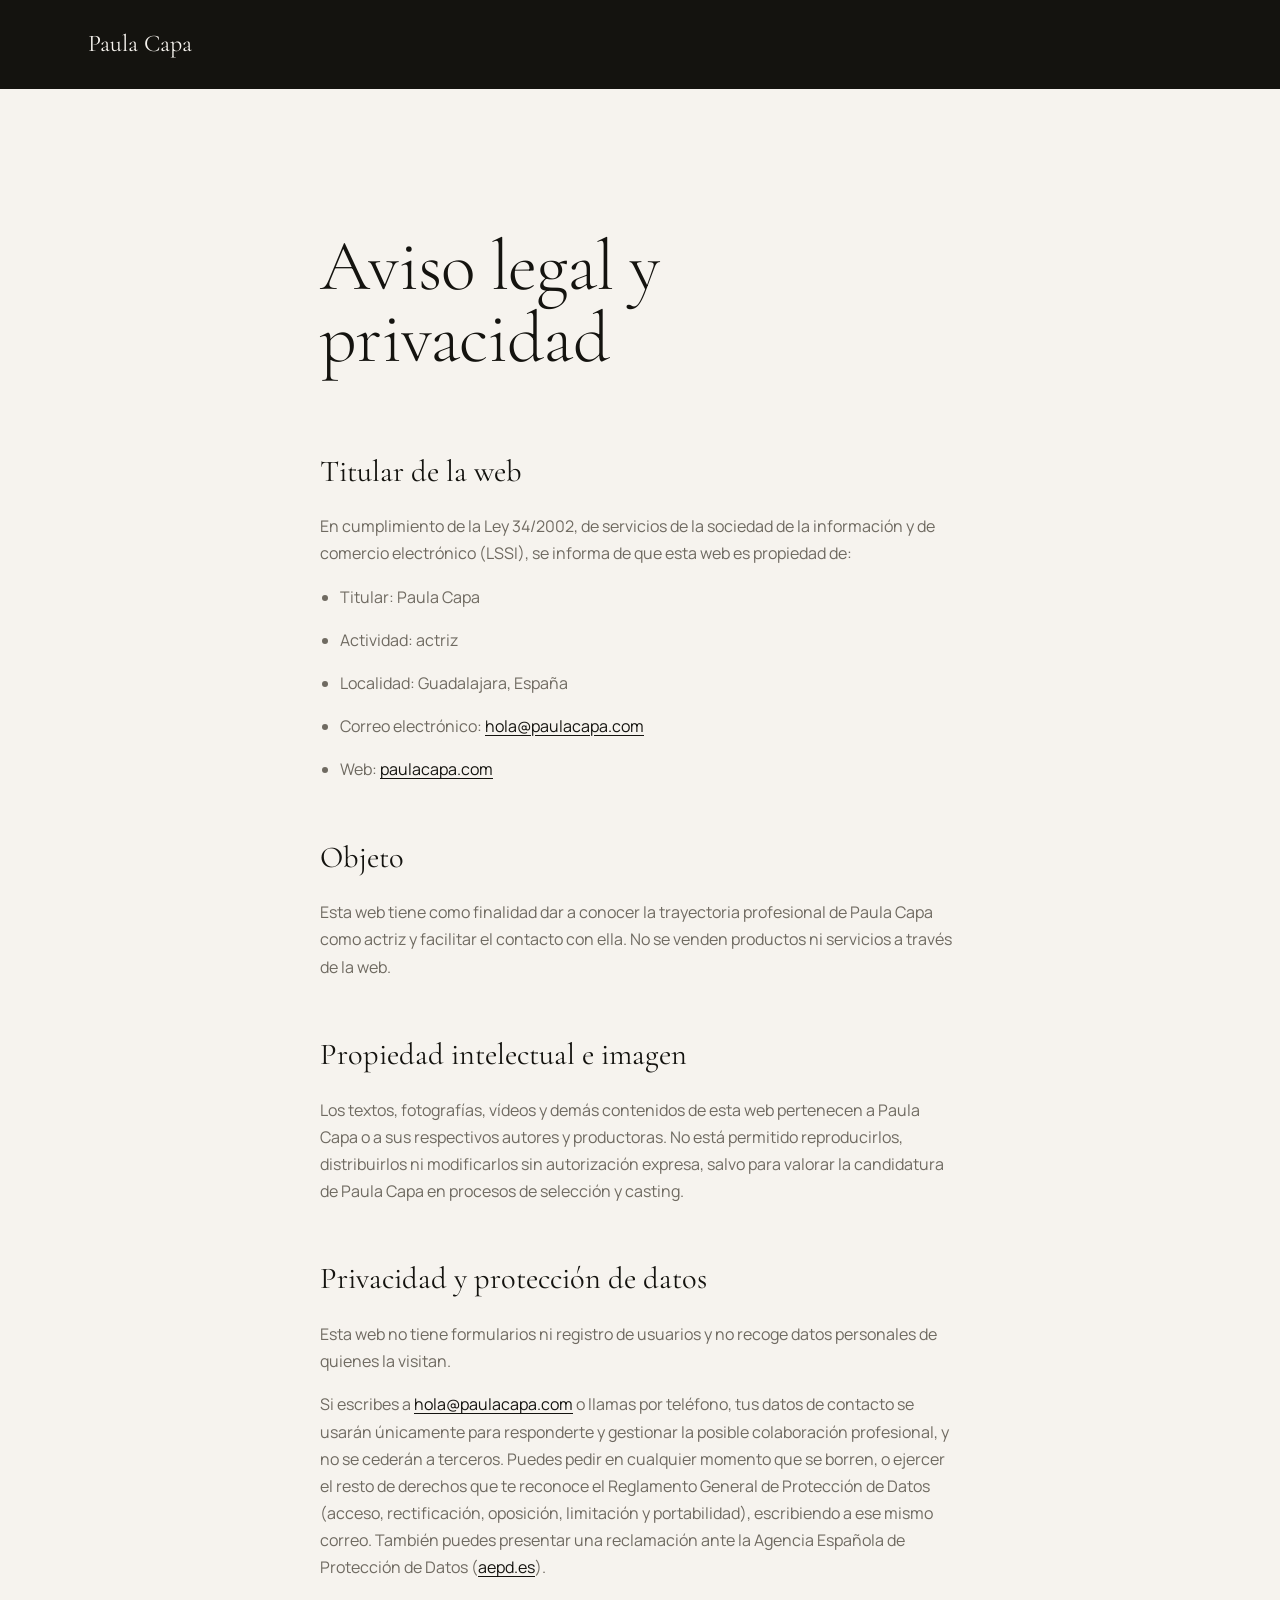
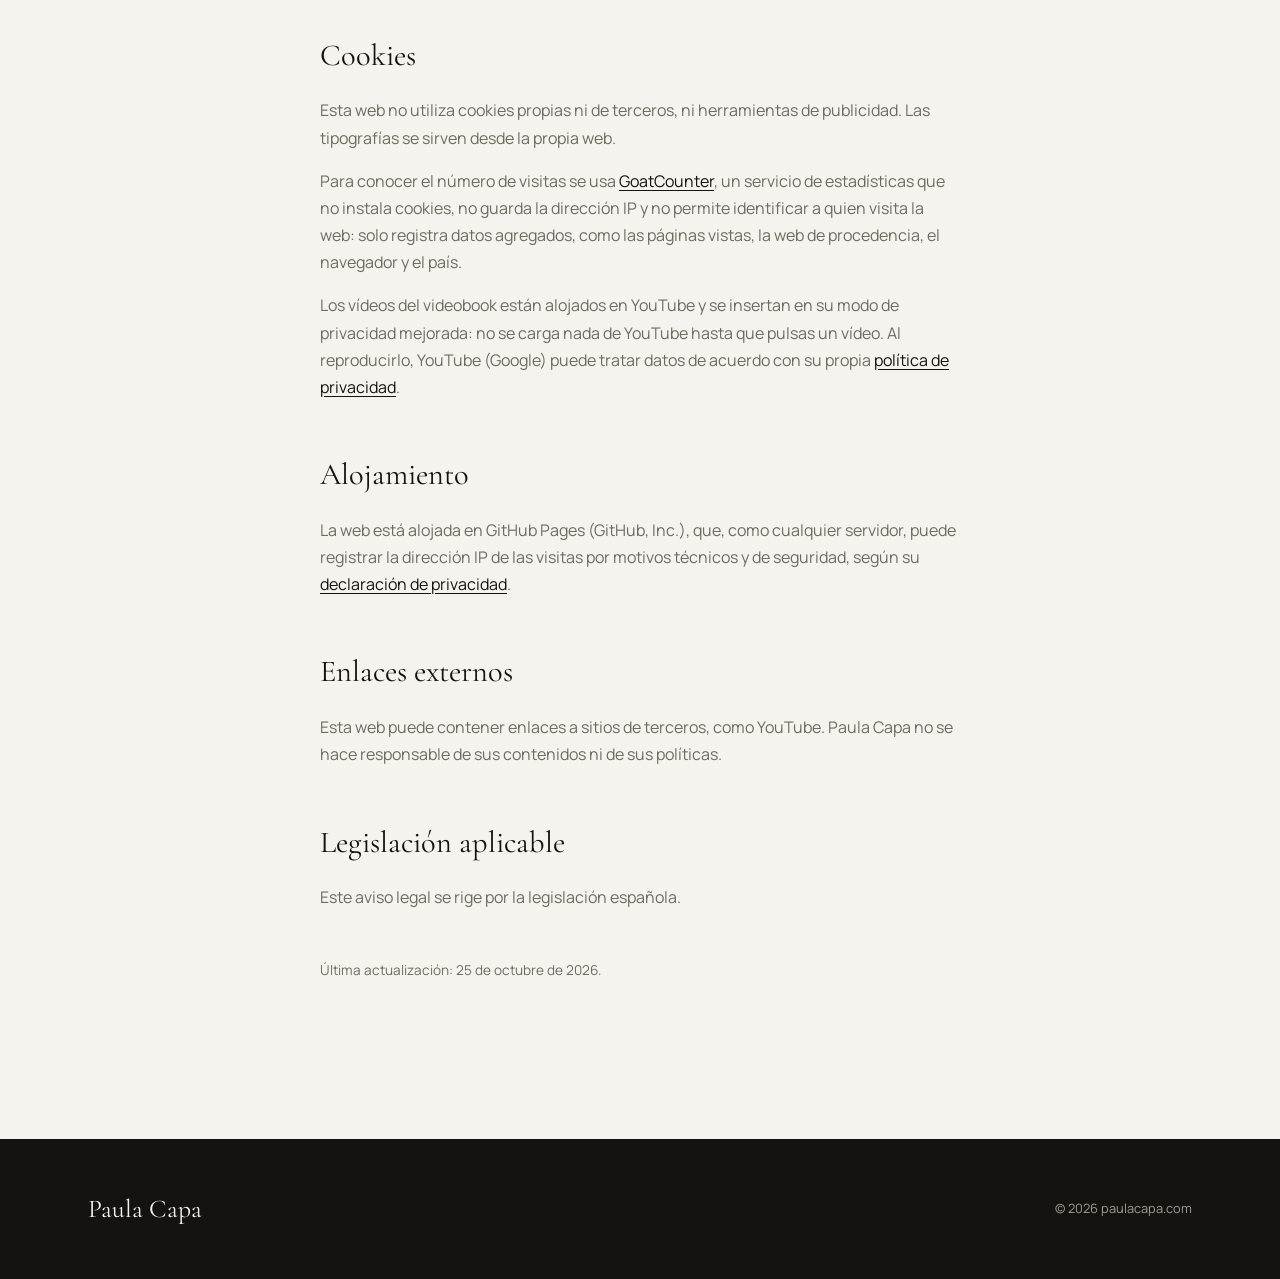
<file: aviso-legal.html>
<!doctype html>
<html lang="es">
<head>
  <meta charset="utf-8">
  <meta name="viewport" content="width=device-width, initial-scale=1">
  <title>Aviso legal y privacidad · Paula Capa</title>
  <meta name="description" content="Aviso legal y política de privacidad de paulacapa.com, la web oficial de la actriz Paula Capa.">
  <link rel="canonical" href="https://paulacapa.com/aviso-legal.html">
  <meta name="theme-color" content="#14130f">
  <link rel="icon" href="favicon.ico" sizes="48x48">
  <link rel="apple-touch-icon" href="apple-touch-icon.png">
  <link rel="stylesheet" href="css/styles.css">
  <style>
    .legal-top { background: var(--ink); padding-block: 1.5rem; }
    .legal-top .footer-brand { font-size: 1.5rem; }
    .legal { max-width: 46rem; }
    .legal h2 {
      font-family: var(--serif); font-weight: 400;
      font-size: clamp(1.5rem, 3vw, 1.9rem);
      margin: 3rem 0 1rem;
    }
    .legal p, .legal li { color: var(--muted); margin-bottom: 1rem; }
    .legal ul { list-style: disc; padding-left: 1.25rem; }
    .legal a { color: var(--ink); text-decoration: underline; text-underline-offset: .2em; }
    .legal .updated { font-size: .85rem; margin-top: 3rem; }
  </style>
</head>
<body>
  <header class="legal-top">
    <div class="container"><a href="./" class="footer-brand">Paula Capa</a></div>
  </header>

  <main class="section">
    <div class="container legal">
      <header class="section-head">
        <h1 class="section-title">Aviso legal y privacidad</h1>
      </header>

      <h2>Titular de la web</h2>
      <p>
        En cumplimiento de la Ley 34/2002, de servicios de la sociedad de la información y de comercio
        electrónico (LSSI), se informa de que esta web es propiedad de:
      </p>
      <ul>
        <li>Titular: Paula Capa</li>
        <li>Actividad: actriz</li>
        <li>Localidad: Guadalajara, España</li>
        <li>Correo electrónico: <a href="mailto:hola@paulacapa.com">hola@paulacapa.com</a></li>
        <li>Web: <a href="https://paulacapa.com/">paulacapa.com</a></li>
      </ul>

      <h2>Objeto</h2>
      <p>
        Esta web tiene como finalidad dar a conocer la trayectoria profesional de Paula Capa como actriz
        y facilitar el contacto con ella. No se venden productos ni servicios a través de la web.
      </p>

      <h2>Propiedad intelectual e imagen</h2>
      <p>
        Los textos, fotografías, vídeos y demás contenidos de esta web pertenecen a Paula Capa o a sus
        respectivos autores y productoras. No está permitido
        reproducirlos, distribuirlos ni modificarlos sin autorización expresa, salvo para valorar la
        candidatura de Paula Capa en procesos de selección y casting.
      </p>

      <h2>Privacidad y protección de datos</h2>
      <p>
        Esta web no tiene formularios ni registro de usuarios y no recoge datos personales de quienes
        la visitan.
      </p>
      <p>
        Si escribes a <a href="mailto:hola@paulacapa.com">hola@paulacapa.com</a> o llamas por teléfono,
        tus datos de contacto se usarán únicamente para responderte y gestionar la posible colaboración
        profesional, y no se cederán a terceros. Puedes pedir en cualquier momento que se borren, o
        ejercer el resto de derechos que te reconoce el Reglamento General de Protección de Datos
        (acceso, rectificación, oposición, limitación y portabilidad), escribiendo a ese mismo correo.
        También puedes presentar una reclamación ante la Agencia Española de Protección de Datos
        (<a href="https://www.aepd.es/" rel="noopener">aepd.es</a>).
      </p>

      <h2>Cookies</h2>
      <p>
        Esta web no utiliza cookies propias ni de terceros, ni herramientas de publicidad.
        Las tipografías se sirven desde la propia web.
      </p>
      <p>
        Para conocer el número de visitas se usa <a href="https://www.goatcounter.com/" rel="noopener">GoatCounter</a>,
        un servicio de estadísticas que no instala cookies, no guarda la dirección IP y no permite
        identificar a quien visita la web: solo registra datos agregados, como las páginas vistas, la
        web de procedencia, el navegador y el país.
      </p>
      <p>
        Los vídeos del videobook están alojados en YouTube y se insertan en su modo de privacidad
        mejorada: no se carga nada de YouTube hasta que pulsas un vídeo. Al reproducirlo, YouTube
        (Google) puede tratar datos de acuerdo con su propia
        <a href="https://policies.google.com/privacy?hl=es" rel="noopener">política de privacidad</a>.
      </p>

      <h2>Alojamiento</h2>
      <p>
        La web está alojada en GitHub Pages (GitHub, Inc.), que, como cualquier servidor, puede
        registrar la dirección IP de las visitas por motivos técnicos y de seguridad, según su
        <a href="https://docs.github.com/es/site-policy/privacy-policies/github-general-privacy-statement" rel="noopener">declaración de privacidad</a>.
      </p>

      <h2>Enlaces externos</h2>
      <p>
        Esta web puede contener enlaces a sitios de terceros, como YouTube. Paula Capa no se hace
        responsable de sus contenidos ni de sus políticas.
      </p>

      <h2>Legislación aplicable</h2>
      <p>Este aviso legal se rige por la legislación española.</p>

      <p class="updated">Última actualización: 25 de octubre de 2026.</p>
    </div>
  </main>

  <footer class="site-footer">
    <div class="container footer-inner">
      <a href="./" class="footer-brand">Paula Capa</a>
      <p class="footer-copy">© 2026 paulacapa.com</p>
    </div>
  </footer>
  <!-- Estadísticas de visitas sin cookies (GoatCounter) -->
  <script data-goatcounter="https://jespino.goatcounter.com/count" async src="https://gc.zgo.at/count.js"></script>
</body>
</html>
</file>
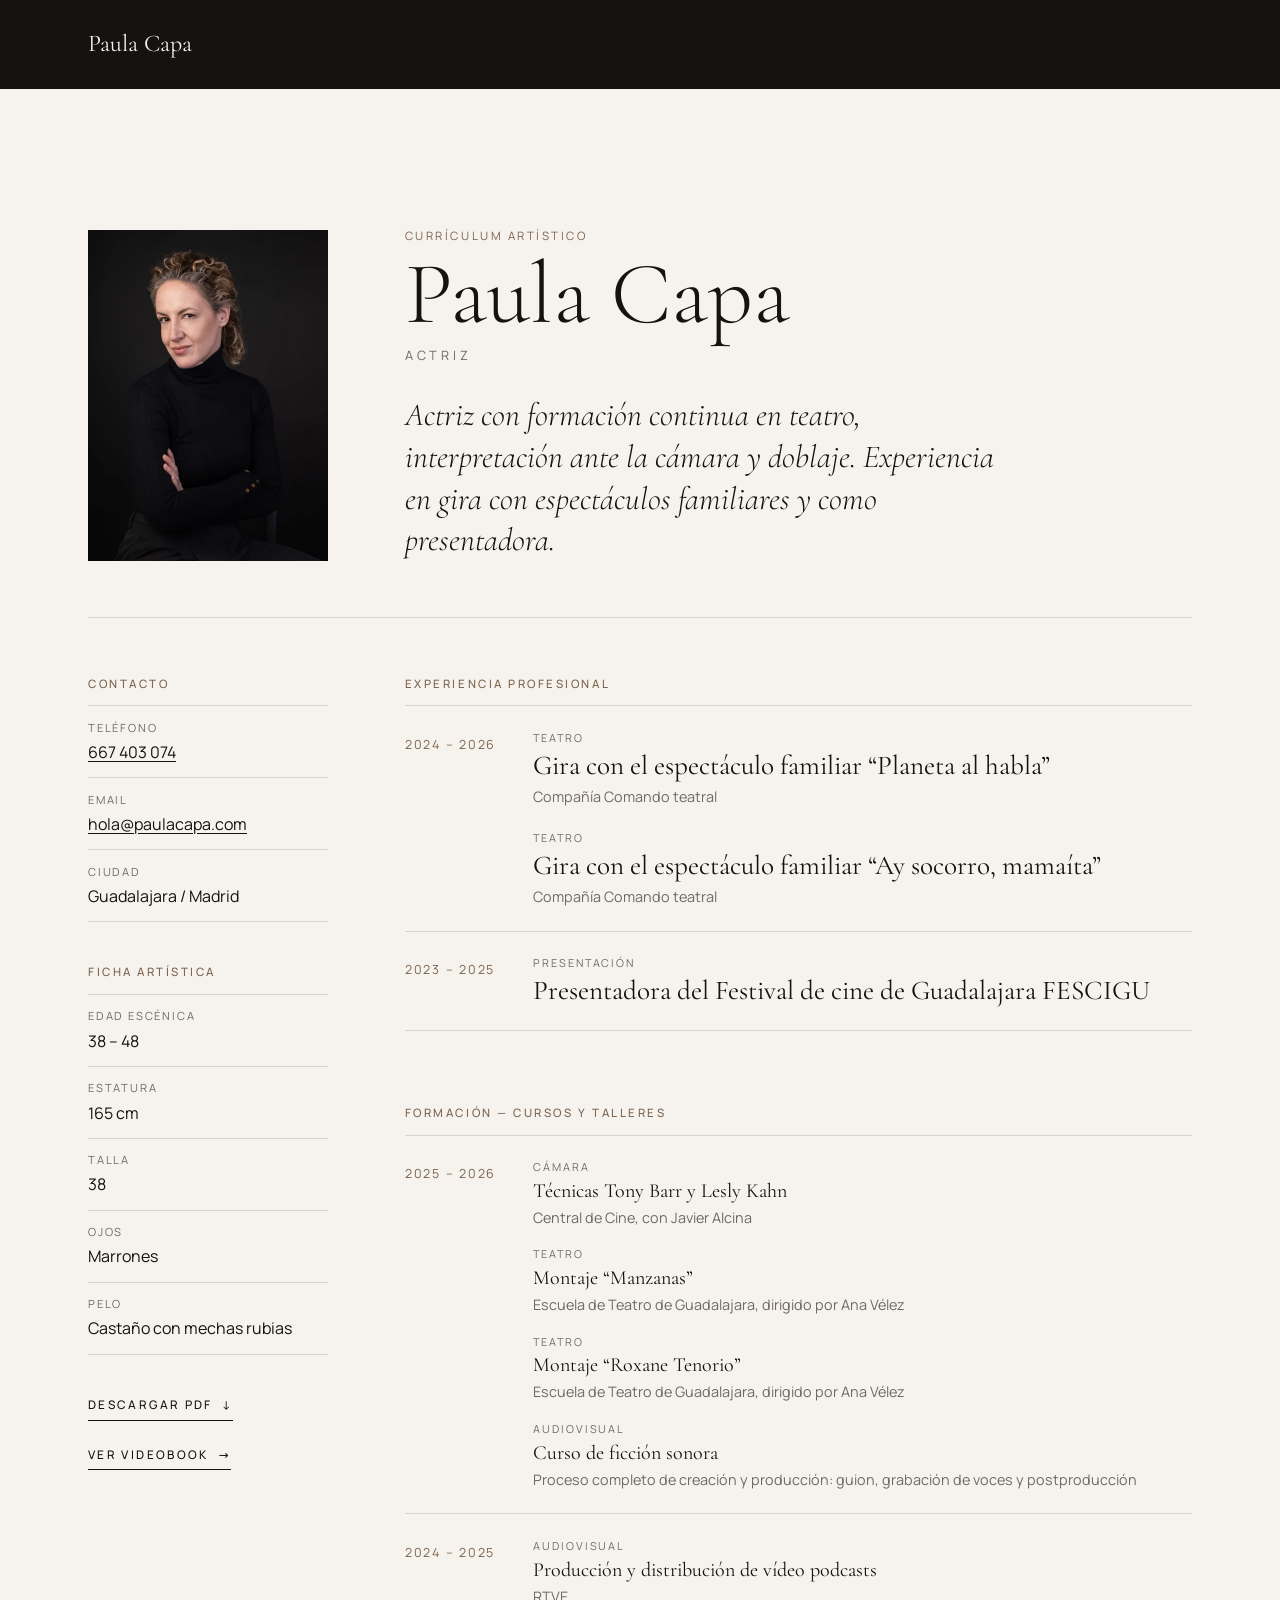
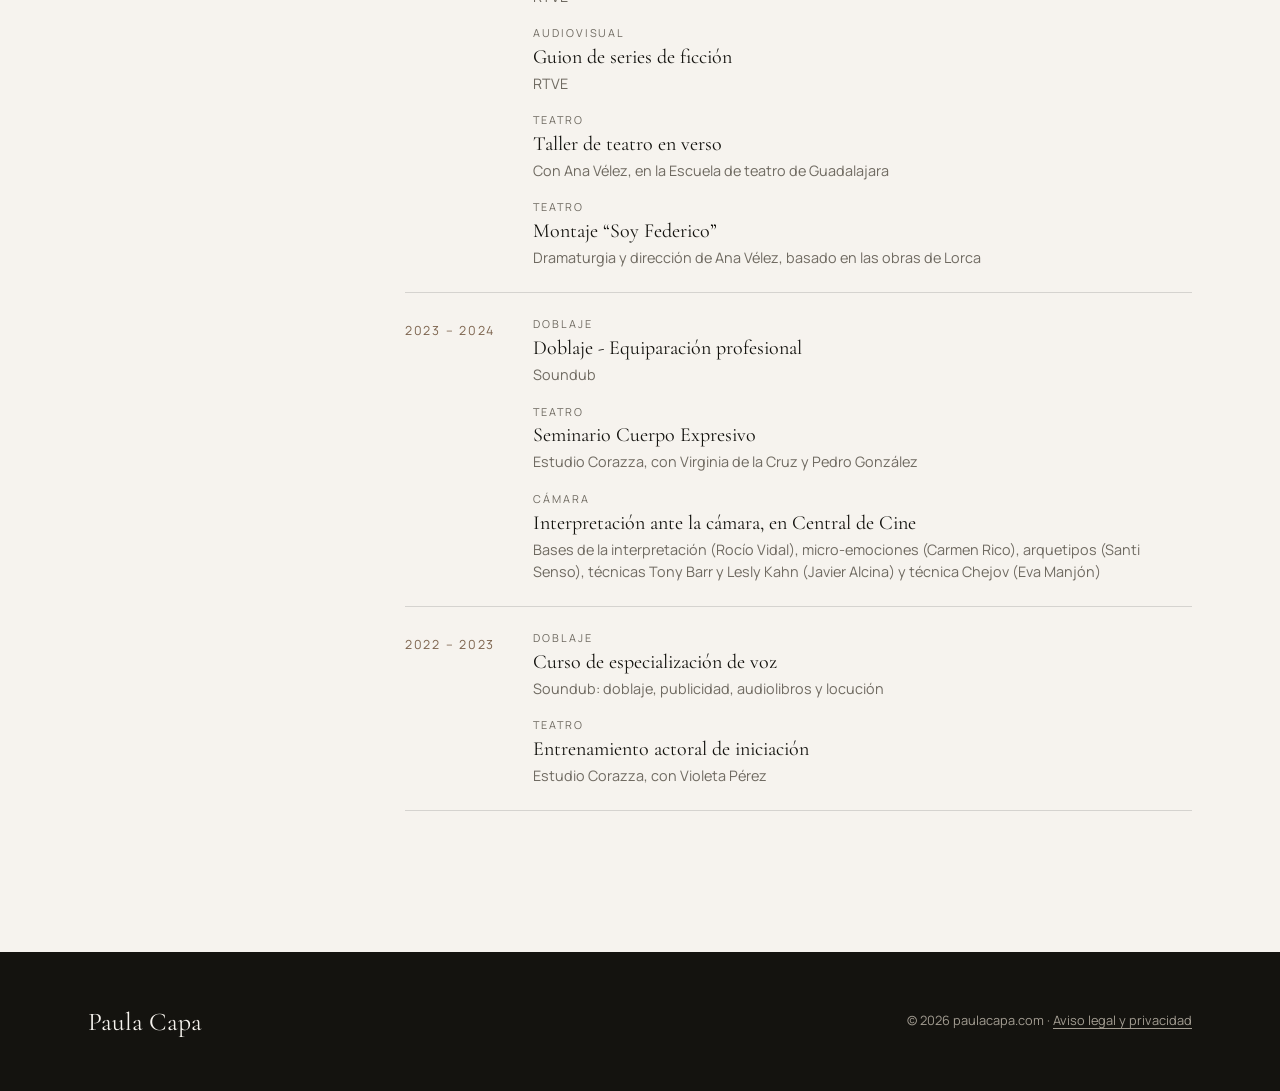
<file: cv.html>
<!doctype html><html lang="es">
<head>
  <meta charset="utf-8">
  <meta name="viewport" content="width=device-width, initial-scale=1">
  <title>Currículum · Paula Capa</title>
  <meta name="description" content="Currículum artístico de Paula Capa, actriz: experiencia profesional y formación en teatro, cámara y doblaje.">
  <link rel="canonical" href="https://paulacapa.com/cv.html">
  <meta name="theme-color" content="#14130f">
  <link rel="icon" href="favicon.ico" sizes="48x48">
  <link rel="apple-touch-icon" href="apple-touch-icon.png">
  <link rel="preload" href="fonts/cormorant-garamond.woff2" as="font" type="font/woff2" crossorigin>
  <link rel="preload" href="fonts/cormorant-garamond-italic.woff2" as="font" type="font/woff2" crossorigin>
  <link rel="preload" href="fonts/manrope.woff2" as="font" type="font/woff2" crossorigin>
  <link rel="stylesheet" href="css/styles.css">
  <style>
    .cv-top { background: var(--ink); padding-block: 1.5rem; }
    .cv-top .footer-brand { font-size: 1.5rem; }

    /* Cabecera: foto, nombre y perfil */
    /* Mismas columnas que el cuerpo: la foto ocupa el ancho de la columna de datos y
       el texto arranca en la vertical de la trayectoria */
    .cv-hero {
      display: grid;
      grid-template-columns: 15rem 1fr;
      grid-template-rows: auto auto;
      column-gap: clamp(2rem, 6vw, 5rem);
      row-gap: 1.75rem;
      padding-bottom: clamp(2.5rem, 5vw, 3.5rem);
      border-bottom: 1px solid var(--line);
    }
    /* La foto se estira a la altura del texto: arriba con el antetítulo, abajo con el perfil */
    .cv-photo { grid-row: span 2; position: relative; min-height: 14rem; }
    .cv-photo img {
      position: absolute; inset: 0;
      width: 100%; height: 100%;
      object-fit: cover; object-position: center 15%;
    }
    .cv-eyebrow { line-height: 1; font-size: .72rem; letter-spacing: .22em; text-transform: uppercase; color: var(--accent); }
    .cv-name {
      font-family: var(--serif); font-weight: 300;
      font-size: clamp(3rem, 8vw, 5.5rem);
      line-height: .95;
      margin: .75rem 0 .5rem;
    }
    .cv-role { font-size: .8rem; letter-spacing: .3em; text-transform: uppercase; color: var(--muted); }
    .cv-hero .lead { grid-column: 2; max-width: 38rem; margin: 0; }

    /* Cuerpo: datos a la izquierda, trayectoria a la derecha */
    .cv-body {
      display: grid;
      grid-template-columns: 15rem 1fr;
      gap: clamp(2rem, 6vw, 5rem);
      padding-top: clamp(2.5rem, 5vw, 3.5rem);
    }
    .cv-aside h2, .cv-section-title {
      font-size: .72rem; font-weight: 500; letter-spacing: .22em; text-transform: uppercase;
      color: var(--accent);
      padding-bottom: .75rem;
      border-bottom: 1px solid var(--line);
    }
    .cv-block + .cv-block { margin-top: 2.5rem; }
    .cv-data div { padding: .7rem 0; border-bottom: 1px solid var(--line); }
    .cv-data dt { font-size: .7rem; letter-spacing: .16em; text-transform: uppercase; color: var(--muted); }
    .cv-data dd { margin-top: .15rem; }
    .cv-data dd a { text-decoration: underline; text-underline-offset: .2em; }
    .cv-actions { display: flex; flex-direction: column; align-items: flex-start; gap: 1.5rem; margin-top: 2.5rem; }

    /* Trayectoria agrupada por periodos */
    .cv-section + .cv-section { margin-top: clamp(3rem, 6vw, 4.5rem); }
    .cv-period {
      display: grid;
      grid-template-columns: 7rem 1fr;
      gap: 1rem;
      padding: 1.4rem 0;
      border-bottom: 1px solid var(--line);
    }
    .cv-period-dates { font-size: .78rem; letter-spacing: .14em; color: var(--accent); padding-top: .3rem; }
    .cv-entry + .cv-entry { margin-top: 1.25rem; }
    .cv-entry-cat { font-size: .68rem; letter-spacing: .18em; text-transform: uppercase; color: var(--muted); }
    .cv-entry-title { font-family: var(--serif); font-size: clamp(1.35rem, 2.2vw, 1.7rem); line-height: 1.2; margin-top: .15rem; }
    .cv-entry-detail { font-size: .9rem; line-height: 1.55; color: var(--muted); margin-top: .25rem; max-width: 40rem; }
    /* La formación, más compacta que la experiencia */
    .cv-section--compact .cv-entry + .cv-entry { margin-top: 1rem; }
    .cv-section--compact .cv-entry-title { font-size: 1.25rem; }

    @media (max-width: 860px) {
      .cv-hero { grid-template-columns: 13rem 1fr; }
      .cv-body { grid-template-columns: 1fr; }
      .cv-aside { order: 0; }
      .cv-data { display: grid; grid-template-columns: repeat(auto-fill, minmax(9.5rem, 1fr)); column-gap: 1.5rem; }
      .cv-actions { flex-direction: row; flex-wrap: wrap; gap: 1.5rem 2.5rem; }
    }
    @media (max-width: 600px) {
      .cv-hero { grid-template-columns: 7.5rem 1fr; grid-template-rows: auto; align-items: center; column-gap: 1.25rem; }
      .cv-photo { grid-row: auto; min-height: 0; }
      .cv-photo img { position: static; height: auto; aspect-ratio: 4 / 5; }
      .cv-hero .lead { grid-column: 1 / -1; }
      .cv-name { font-size: 2.6rem; }
      .cv-period { grid-template-columns: 1fr; gap: .5rem; }
      .cv-period-dates { padding-top: 0; }
    }
    @media print {
      .cv-top, .cv-actions, .site-footer, .skip-link { display: none; }
      .section { padding-block: 0; }
      .cv-hero { grid-template-columns: 12rem 1fr; }
      .cv-body { grid-template-columns: 12rem 1fr; }
      .cv-period { break-inside: avoid; padding-block: .8rem; }
      .cv-section-title { break-after: avoid; }
    }
  </style>
</head>
<body>
  <a class="skip-link" href="#main">Saltar al contenido</a>

  <header class="cv-top">
    <div class="container"><a href="./" class="footer-brand">Paula Capa</a></div>
  </header>

  <main class="section" id="main">
    <div class="container">
      <header class="cv-hero">
        <figure class="cv-photo">
          <picture><source srcset="img/sobre-mi-480.webp 480w, img/sobre-mi-800.webp 800w" sizes="(max-width: 600px) 7.5rem, 15rem" type="image/webp"><img src="img/sobre-mi.jpg" alt="Retrato de Paula Capa" width="933" height="1400" fetchpriority="high"></picture>
        </figure>
        <div>
          <p class="cv-eyebrow">Currículum artístico</p>
          <h1 class="cv-name">Paula Capa</h1>
          <p class="cv-role">Actriz</p>
        </div>
        <p class="lead">Actriz con formación continua en teatro, interpretación ante la cámara y doblaje. Experiencia en gira con espectáculos familiares y como presentadora.</p>
      </header>

      <div class="cv-body">
        <aside class="cv-aside">
          <section class="cv-block" aria-labelledby="cv-contacto">
            <h2 id="cv-contacto">Contacto</h2>
            <dl class="cv-data">
              
              <div>
                <dt>Teléfono</dt>
                <dd><a href="tel:+34667403074">667 403 074</a></dd>
              </div>
              
              <div>
                <dt>Email</dt>
                <dd><a href="mailto:hola@paulacapa.com">hola@paulacapa.com</a></dd>
              </div>
              
              <div>
                <dt>Ciudad</dt>
                <dd>Guadalajara / Madrid</dd>
              </div>
              
            </dl>
          </section>

          
          <section class="cv-block" aria-labelledby="cv-ficha">
            <h2 id="cv-ficha">Ficha artística</h2>
            <dl class="cv-data">
              
              <div>
                <dt>Edad escénica</dt>
                <dd>38 – 48</dd>
              </div>
              
              <div>
                <dt>Estatura</dt>
                <dd>165 cm</dd>
              </div>
              
              <div>
                <dt>Talla</dt>
                <dd>38</dd>
              </div>
              
              <div>
                <dt>Ojos</dt>
                <dd>Marrones</dd>
              </div>
              
              <div>
                <dt>Pelo</dt>
                <dd>Castaño con mechas rubias</dd>
              </div>
              
            </dl>
          </section>
          

          <div class="cv-actions">
            <a href="docs/cv-paula-capa.pdf" class="link-arrow" download>Descargar PDF <span aria-hidden="true">↓</span></a>
            <a href="./#videobook" class="link-arrow">Ver videobook <span aria-hidden="true">→</span></a>
          </div>
        </aside>

        <div class="cv-main">
          
          <section class="cv-section" aria-labelledby="cv-seccion-1">
            <h2 class="cv-section-title" id="cv-seccion-1">Experiencia profesional</h2>
            
            <div class="cv-period">
              <p class="cv-period-dates">2024 – 2026</p>
              <ul class="cv-entries">
                
                <li class="cv-entry">
                  <p class="cv-entry-cat">Teatro</p>
                  <p class="cv-entry-title">Gira con el espectáculo familiar “Planeta al habla”</p>
                  <p class="cv-entry-detail">Compañía Comando teatral</p>
                </li>
                
                <li class="cv-entry">
                  <p class="cv-entry-cat">Teatro</p>
                  <p class="cv-entry-title">Gira con el espectáculo familiar “Ay socorro, mamaíta”</p>
                  <p class="cv-entry-detail">Compañía Comando teatral</p>
                </li>
                
              </ul>
            </div>
            
            <div class="cv-period">
              <p class="cv-period-dates">2023 – 2025</p>
              <ul class="cv-entries">
                
                <li class="cv-entry">
                  <p class="cv-entry-cat">Presentación</p>
                  <p class="cv-entry-title">Presentadora del Festival de cine de Guadalajara FESCIGU</p>
                  
                </li>
                
              </ul>
            </div>
            
          </section>
          
          <section class="cv-section cv-section--compact" aria-labelledby="cv-seccion-2">
            <h2 class="cv-section-title" id="cv-seccion-2">Formación — Cursos y talleres</h2>
            
            <div class="cv-period">
              <p class="cv-period-dates">2025 – 2026</p>
              <ul class="cv-entries">
                
                <li class="cv-entry">
                  <p class="cv-entry-cat">Cámara</p>
                  <p class="cv-entry-title">Técnicas Tony Barr y Lesly Kahn</p>
                  <p class="cv-entry-detail">Central de Cine, con Javier Alcina</p>
                </li>
                
                <li class="cv-entry">
                  <p class="cv-entry-cat">Teatro</p>
                  <p class="cv-entry-title">Montaje “Manzanas”</p>
                  <p class="cv-entry-detail">Escuela de Teatro de Guadalajara, dirigido por Ana Vélez</p>
                </li>
                
                <li class="cv-entry">
                  <p class="cv-entry-cat">Teatro</p>
                  <p class="cv-entry-title">Montaje “Roxane Tenorio”</p>
                  <p class="cv-entry-detail">Escuela de Teatro de Guadalajara, dirigido por Ana Vélez</p>
                </li>
                
                <li class="cv-entry">
                  <p class="cv-entry-cat">Audiovisual</p>
                  <p class="cv-entry-title">Curso de ficción sonora</p>
                  <p class="cv-entry-detail">Proceso completo de creación y producción: guion, grabación de voces y postproducción</p>
                </li>
                
              </ul>
            </div>
            
            <div class="cv-period">
              <p class="cv-period-dates">2024 – 2025</p>
              <ul class="cv-entries">
                
                <li class="cv-entry">
                  <p class="cv-entry-cat">Audiovisual</p>
                  <p class="cv-entry-title">Producción y distribución de vídeo podcasts</p>
                  <p class="cv-entry-detail">RTVE</p>
                </li>
                
                <li class="cv-entry">
                  <p class="cv-entry-cat">Audiovisual</p>
                  <p class="cv-entry-title">Guion de series de ficción</p>
                  <p class="cv-entry-detail">RTVE</p>
                </li>
                
                <li class="cv-entry">
                  <p class="cv-entry-cat">Teatro</p>
                  <p class="cv-entry-title">Taller de teatro en verso</p>
                  <p class="cv-entry-detail">Con Ana Vélez, en la Escuela de teatro de Guadalajara</p>
                </li>
                
                <li class="cv-entry">
                  <p class="cv-entry-cat">Teatro</p>
                  <p class="cv-entry-title">Montaje “Soy Federico”</p>
                  <p class="cv-entry-detail">Dramaturgia y dirección de Ana Vélez, basado en las obras de Lorca</p>
                </li>
                
              </ul>
            </div>
            
            <div class="cv-period">
              <p class="cv-period-dates">2023 – 2024</p>
              <ul class="cv-entries">
                
                <li class="cv-entry">
                  <p class="cv-entry-cat">Doblaje</p>
                  <p class="cv-entry-title">Doblaje - Equiparación profesional</p>
                  <p class="cv-entry-detail">Soundub</p>
                </li>
                
                <li class="cv-entry">
                  <p class="cv-entry-cat">Teatro</p>
                  <p class="cv-entry-title">Seminario Cuerpo Expresivo</p>
                  <p class="cv-entry-detail">Estudio Corazza, con Virginia de la Cruz y Pedro González</p>
                </li>
                
                <li class="cv-entry">
                  <p class="cv-entry-cat">Cámara</p>
                  <p class="cv-entry-title">Interpretación ante la cámara, en Central de Cine</p>
                  <p class="cv-entry-detail">Bases de la interpretación (Rocío Vidal), micro-emociones (Carmen Rico), arquetipos (Santi Senso), técnicas Tony Barr y Lesly Kahn (Javier Alcina) y técnica Chejov (Eva Manjón)</p>
                </li>
                
              </ul>
            </div>
            
            <div class="cv-period">
              <p class="cv-period-dates">2022 – 2023</p>
              <ul class="cv-entries">
                
                <li class="cv-entry">
                  <p class="cv-entry-cat">Doblaje</p>
                  <p class="cv-entry-title">Curso de especialización de voz</p>
                  <p class="cv-entry-detail">Soundub: doblaje, publicidad, audiolibros y locución</p>
                </li>
                
                <li class="cv-entry">
                  <p class="cv-entry-cat">Teatro</p>
                  <p class="cv-entry-title">Entrenamiento actoral de iniciación</p>
                  <p class="cv-entry-detail">Estudio Corazza, con Violeta Pérez</p>
                </li>
                
              </ul>
            </div>
            
          </section>
          
        </div>
      </div>
    </div>
  </main>

  <footer class="site-footer">
    <div class="container footer-inner">
      <a href="./" class="footer-brand">Paula Capa</a>
      <p class="footer-copy">© 2026 paulacapa.com · <a href="aviso-legal.html">Aviso legal y privacidad</a></p>
    </div>
  </footer>
  <!-- Estadísticas de visitas sin cookies (GoatCounter) -->
  <script data-goatcounter="https://jespino.goatcounter.com/count" async src="https://gc.zgo.at/count.js"></script>
</body>
</html>
</file>
<file: css/styles.css>
/* =========================================================
   Paula Capa · Actriz
   ========================================================= */

/* Fuentes alojadas en la propia web (SIL Open Font License, ver fonts/OFL-*.txt).
   Son variables: un archivo cubre todos los pesos. */
@font-face {
  font-family: "Cormorant Garamond";
  font-style: normal;
  font-weight: 300 700;
  font-display: swap;
  src: url("../fonts/cormorant-garamond.woff2") format("woff2");
}
@font-face {
  font-family: "Cormorant Garamond";
  font-style: italic;
  font-weight: 300 700;
  font-display: swap;
  src: url("../fonts/cormorant-garamond-italic.woff2") format("woff2");
}
@font-face {
  font-family: "Manrope";
  font-style: normal;
  font-weight: 200 800;
  font-display: swap;
  src: url("../fonts/manrope.woff2") format("woff2");
}

:root {
  --ink: #14130f;
  --ink-2: #1d1b17;
  --paper: #f6f3ee;
  --paper-2: #ece7df;
  --white: #fffdf9;
  --muted: #6f6a61;
  --muted-light: #a39d92;
  --line: rgba(20, 19, 15, .14);
  --line-light: rgba(246, 243, 238, .16);
  --accent: #9a7b5f;
  --accent-on-light: #7c634d; /* mismo tono, oscurecido para 4,5:1 sobre los fondos claros */

  --serif: "Cormorant Garamond", "Times New Roman", serif;
  --sans: "Manrope", system-ui, -apple-system, "Segoe UI", sans-serif;

  --container: 1200px;
  --gutter: clamp(1rem, 4vw, 3rem);
  --section-y: clamp(5rem, 11vw, 9rem);
  --header-h: 76px;
  --ease: cubic-bezier(.22, .61, .36, 1);
}

*, *::before, *::after { box-sizing: border-box; }

html { scroll-behavior: smooth; scroll-padding-top: var(--header-h); }

body {
  margin: 0;
  background: var(--paper);
  color: var(--ink);
  font-family: var(--sans);
  font-weight: 400;
  font-size: 1rem;
  line-height: 1.7;
  -webkit-font-smoothing: antialiased;
  text-rendering: optimizeLegibility;
}

img { max-width: 100%; height: auto; display: block; }
a { color: inherit; text-decoration: none; }
button { font: inherit; color: inherit; background: none; border: 0; cursor: pointer; padding: 0; }
h1, h2, h3, p, ol, ul, dl, dd, figure { margin: 0; }
ul, ol { padding: 0; list-style: none; }

:focus-visible { outline: 1px solid var(--accent); outline-offset: 4px; }

.skip-link {
  position: absolute; left: 1rem; top: -3rem; z-index: 200;
  background: var(--paper); color: var(--ink); padding: .5rem 1rem;
}
.skip-link:focus { top: 1rem; }

.container {
  width: 100%;
  max-width: var(--container);
  margin-inline: auto;
  padding-inline: var(--gutter);
}

/* ---------- Placeholders de imagen ---------- */

.media {
  position: relative;
  overflow: hidden;
  background: var(--paper-2);
}
/* <picture> solo elige el formato (WebP o JPG): el <img> se mide respecto al marco */
.media picture { display: contents; }
.media img {
  width: 100%; height: 100%;
  object-fit: cover;
  transition: transform 1.2s var(--ease), filter .6s var(--ease);
}
.media.is-empty img { display: none; }
.media.is-empty {
  background:
    repeating-linear-gradient(135deg, transparent 0 14px, rgba(20, 19, 15, .035) 14px 15px),
    var(--paper-2);
}
.media.is-empty::after {
  content: attr(data-label);
  position: absolute; inset: 0;
  display: grid; place-items: center;
  padding: 1rem;
  text-align: center;
  font-family: var(--sans);
  font-size: .68rem;
  letter-spacing: .18em;
  text-transform: uppercase;
  color: var(--muted);
}
.section--dark .media.is-empty,
.hero .media.is-empty {
  background:
    repeating-linear-gradient(135deg, transparent 0 14px, rgba(246, 243, 238, .04) 14px 15px),
    #24221d;
}
.section--soft .media.is-empty {
  background:
    repeating-linear-gradient(135deg, transparent 0 14px, rgba(20, 19, 15, .035) 14px 15px),
    var(--paper);
}
.video-card .media.is-empty::after { place-items: start end; text-align: right; padding: 1.25rem; }
.section--dark .media.is-empty::after,
.hero .media.is-empty::after { color: var(--muted-light); }

.media--portrait { aspect-ratio: 4 / 5; }
.media--wide { aspect-ratio: 16 / 9; }
.media--cinema { aspect-ratio: 2.35 / 1; }
.media--card { aspect-ratio: 4 / 5; }

/* ---------- Tipografía común ---------- */

.eyebrow,
.section-index,
.contact-label,
.highlight-meta,
.video-kicker {
  font-family: var(--sans);
  font-size: .72rem;
  font-weight: 500;
  letter-spacing: .24em;
  text-transform: uppercase;
}

.section { padding-block: var(--section-y); }
.section--dark { background: var(--ink); color: var(--paper); }
.section:not(.section--dark) { --accent: var(--accent-on-light); }
.section--soft { background: var(--paper-2); --muted: #6c675e; /* 4,5:1 sobre este fondo, algo más oscuro */ }

.section-head {
  display: grid;
  grid-template-columns: auto 1fr;
  align-items: baseline;
  column-gap: 1.5rem;
  margin-bottom: clamp(2.5rem, 6vw, 4.5rem);
}
.section-index {
  color: var(--accent);
  position: relative;
  padding-right: 3.5rem;
}
.section-index::after {
  content: "";
  position: absolute; right: 0; top: 50%;
  width: 2.5rem; height: 1px;
  background: currentColor;
}
.section-title {
  font-family: var(--serif);
  font-weight: 300;
  font-size: clamp(2.6rem, 6vw, 4.5rem);
  line-height: 1;
  letter-spacing: -.01em;
}
.section-intro {
  grid-column: 2;
  margin-top: 1rem;
  max-width: 34rem;
  color: var(--muted);
}
.section--dark .section-intro { color: var(--muted-light); }

.lead {
  font-family: var(--serif);
  font-size: clamp(1.5rem, 2.6vw, 2rem);
  font-weight: 300;
  line-height: 1.3;
  font-style: italic;
  margin-bottom: 1.75rem;
}

/* ---------- Botones y enlaces ---------- */

.btn {
  display: inline-flex; align-items: center; gap: .6rem;
  height: 3.1rem;
  padding: 0 1.6rem;
  font-size: .74rem;
  font-weight: 500;
  letter-spacing: .2em;
  text-transform: uppercase;
  border: 1px solid currentColor;
  transition: background .35s var(--ease), color .35s var(--ease), border-color .35s var(--ease);
}
.btn svg { width: .85rem; height: .85rem; fill: currentColor; }
.btn--solid { background: var(--paper); color: var(--ink); border-color: var(--paper); }
.btn--solid:hover { background: transparent; color: var(--paper); }
.btn--ghost { color: var(--paper); border-color: var(--line-light); }
.btn--ghost:hover { border-color: var(--paper); background: var(--paper); color: var(--ink); }

.link-arrow {
  display: inline-flex; align-items: center; gap: .6rem;
  font-size: .74rem;
  font-weight: 500;
  letter-spacing: .2em;
  text-transform: uppercase;
  padding-bottom: .35rem;
  background: linear-gradient(currentColor, currentColor) left bottom / 100% 1px no-repeat;
  transition: background-size .4s var(--ease), gap .4s var(--ease);
}
.link-arrow:hover { gap: 1rem; background-size: 30% 1px; }

/* ---------- Cabecera ---------- */

.site-header {
  position: fixed; inset: 0 0 auto 0;
  z-index: 100;
  height: var(--header-h);
  color: var(--paper);
  transition: background .4s var(--ease), height .4s var(--ease), border-color .4s var(--ease);
  border-bottom: 1px solid transparent;
}
.site-header.is-scrolled {
  --header-h: 64px;
  background: rgba(20, 19, 15, .88);
  backdrop-filter: blur(12px);
  -webkit-backdrop-filter: blur(12px);
  border-bottom-color: var(--line-light);
}
.header-inner {
  height: 100%;
  max-width: 1440px;
  margin-inline: auto;
  padding-inline: var(--gutter);
  display: flex; align-items: center; justify-content: space-between;
  gap: 2rem;
}
.brand {
  font-family: var(--serif);
  font-size: 1.55rem;
  font-weight: 400;
  letter-spacing: .02em;
  transition: opacity .5s var(--ease), transform .5s var(--ease), visibility .5s;
}
/* Mientras el nombre grande de la portada está a la vista, el de la cabecera se oculta */
.js .site-header:not(.show-brand) .brand {
  opacity: 0;
  visibility: hidden;
  transform: translateY(-6px);
}

.main-nav { display: flex; align-items: center; gap: 3rem; }
.main-nav ul { display: flex; gap: 2.2rem; }
.main-nav a {
  font-size: .72rem;
  font-weight: 500;
  letter-spacing: .2em;
  text-transform: uppercase;
  position: relative;
  padding-block: .4rem;
}
.main-nav ul a::after {
  content: "";
  position: absolute; left: 0; bottom: 0;
  width: 100%; height: 1px;
  background: currentColor;
  transform: scaleX(0); transform-origin: right;
  transition: transform .4s var(--ease);
}
.main-nav ul a:hover::after,
.main-nav ul a.is-active::after { transform: scaleX(1); transform-origin: left; }


.nav-toggle {
  display: none;
  width: 2.75rem; height: 2.75rem;
  position: relative;
  z-index: 2;
}
.nav-toggle span {
  position: absolute; left: .6rem; right: .6rem;
  height: 1px; background: currentColor;
  transition: transform .4s var(--ease), top .4s var(--ease);
}
.nav-toggle span:first-child { top: 1.1rem; }
.nav-toggle span:last-child { top: 1.6rem; }
.nav-open .nav-toggle span:first-child { top: 1.35rem; transform: rotate(45deg); }
.nav-open .nav-toggle span:last-child { top: 1.35rem; transform: rotate(-45deg); }

/* ---------- Hero ---------- */

.hero {
  position: relative;
  min-height: 100svh;
  background: var(--ink);
  color: var(--paper);
  display: grid;
  grid-template-columns: minmax(0, 1fr) minmax(0, 1fr);
  overflow: hidden;
}
.hero-media {
  grid-column: 2;
  grid-row: 1;
  position: relative;
}
.media--hero { position: absolute; inset: 0; }
.media--hero img { filter: grayscale(1) brightness(.8) contrast(1.08); object-position: center 30%; }
.hero-media::after {
  content: "";
  position: absolute; inset: 0;
  background:
    linear-gradient(180deg, rgba(20, 19, 15, .55) 0%, rgba(20, 19, 15, 0) 22%),
    linear-gradient(90deg, var(--ink) 0%, rgba(20, 19, 15, 0) 35%);
  pointer-events: none;
}

.hero-content {
  grid-column: 1;
  grid-row: 1;
  position: relative;
  z-index: 2;
  align-self: center;
  padding: calc(var(--header-h) + 3rem) var(--gutter) 5rem max(var(--gutter), calc((100vw - 1200px) / 2 + var(--gutter)));
}
.hero .eyebrow { color: var(--muted-light); margin-bottom: 2rem; }
.hero-title {
  font-family: var(--serif);
  font-weight: 300;
  font-size: clamp(4.5rem, 11vw, 10.5rem);
  line-height: .86;
  letter-spacing: -.02em;
  margin-bottom: 3rem;
  /* El apellido invade la foto */
  margin-right: -40%;
}
.hero-title span { display: block; }
.hero-title .indent { padding-left: .9em; font-style: italic; }

.hero-actions { display: flex; flex-wrap: wrap; gap: 1rem; }

.scroll-cue {
  position: absolute; left: 50%; bottom: 2rem;
  z-index: 3;
  transform: translateX(-50%);
  display: flex; flex-direction: column; align-items: center; gap: .8rem;
  font-size: .62rem;
  letter-spacing: .3em;
  text-transform: uppercase;
  color: var(--muted-light);
}
.scroll-cue::after {
  content: "";
  width: 1px; height: 3rem;
  background: linear-gradient(var(--paper), transparent);
  animation: cue 2.4s var(--ease) infinite;
  transform-origin: top;
}
@keyframes cue {
  0% { transform: scaleY(0); opacity: 1; }
  60% { transform: scaleY(1); opacity: 1; }
  100% { transform: scaleY(1); opacity: 0; }
}

/* ---------- Sobre mí ---------- */

.about-grid {
  display: grid;
  grid-template-columns: 5fr 6fr;
  gap: clamp(2.5rem, 7vw, 7rem);
  align-items: start;
}
.about-photo img { object-position: center 15%; }
.about-text > p:not(.lead) { color: var(--muted); margin-bottom: 1.2rem; max-width: 36rem; }
.about-actions { display: flex; flex-wrap: wrap; gap: 2.5rem; margin-top: 3rem; }

/* ---------- Videobook ---------- */

.video-card {
  position: relative;
  display: block;
  width: 100%;
  text-align: left;
  color: var(--paper);
}
.video-card .media img { filter: grayscale(.35); object-position: 65% center; }
.video-card:hover .media img { transform: scale(1.04); filter: grayscale(0); }
.video-card .media::before {
  content: "";
  position: absolute; inset: 0; z-index: 1;
  background: linear-gradient(180deg, rgba(20, 19, 15, 0) 45%, rgba(20, 19, 15, .75) 100%);
  pointer-events: none;
}

.play {
  position: absolute; left: 50%; top: 50%; z-index: 2;
  width: 5.5rem; height: 5.5rem;
  transform: translate(-50%, -50%);
  display: grid; place-items: center;
  border: 1px solid rgba(246, 243, 238, .6);
  border-radius: 50%;
  backdrop-filter: blur(4px);
  -webkit-backdrop-filter: blur(4px);
  transition: transform .5s var(--ease), background .4s var(--ease);
}
.play svg { width: 1.4rem; fill: var(--paper); margin-left: .2rem; transition: fill .4s; }
.play--sm { width: 3.5rem; height: 3.5rem; }
.play--sm svg { width: 1rem; }
.video-card:hover .play { transform: translate(-50%, -50%) scale(1.08); background: var(--paper); }
.video-card:hover .play svg { fill: var(--ink); }

.video-caption {
  position: absolute; left: 0; right: 0; bottom: 0; z-index: 2;
  padding: clamp(1rem, 3vw, 2rem);
  display: flex; flex-direction: column; gap: .3rem;
}
.video-kicker { color: var(--muted-light); }
.video-title { font-family: var(--serif); font-size: clamp(1.3rem, 2.4vw, 2rem); line-height: 1.1; }
.video-row .video-title { font-size: 1.25rem; }

.video-row {
  display: grid;
  grid-template-columns: repeat(3, 1fr);
  gap: clamp(1rem, 2vw, 1.5rem);
  margin-top: clamp(1rem, 2vw, 1.5rem);
}

/* ---------- Trayectoria ---------- */

.tabs {
  display: flex; flex-wrap: wrap; gap: .5rem 2.5rem;
  border-bottom: 1px solid var(--line);
  margin-bottom: 1rem;
}
.tabs [role="tab"] {
  position: relative;
  padding: 0 0 1rem;
  font-family: var(--serif);
  font-size: 1.5rem;
  color: var(--muted);
  transition: color .3s;
}
.tabs [role="tab"]::after {
  content: "";
  position: absolute; left: 0; right: 0; bottom: -1px;
  height: 1px; background: var(--ink);
  transform: scaleX(0); transform-origin: left;
  transition: transform .45s var(--ease);
}
.tabs [role="tab"]:hover { color: var(--ink); }
.tabs [role="tab"][aria-selected="true"] { color: var(--ink); }
.tabs [role="tab"][aria-selected="true"]::after { transform: scaleX(1); }

.tab-panel { animation: fade-up .6s var(--ease); }
@keyframes fade-up {
  from { opacity: 0; transform: translateY(10px); }
  to { opacity: 1; transform: none; }
}

.credit-list li {
  display: grid;
  grid-template-columns: 7.5rem 2fr 1fr 1.3fr;
  align-items: baseline;
  gap: 1rem;
  padding: 1.4rem 0;
  border-bottom: 1px solid var(--line);
  transition: padding .4s var(--ease), background .4s var(--ease);
}
.credit-list li:hover { padding-left: .75rem; }
.c-year { font-size: .78rem; letter-spacing: .14em; color: var(--accent); }
.c-title { font-family: var(--serif); font-size: clamp(1.3rem, 2.2vw, 1.75rem); line-height: 1.2; }
.c-role { font-size: .9rem; }
.c-dir { font-size: .9rem; color: var(--muted); text-align: right; }

.credit-list--detail li { grid-template-columns: 7.5rem 1fr 9rem; }
.credit-list--detail .c-role { text-align: right; color: var(--muted); font-size: .72rem; letter-spacing: .18em; text-transform: uppercase; }
.c-detail {
  display: block;
  max-width: 44rem;
  margin-top: .35rem;
  font-family: var(--sans);
  font-size: .9rem;
  line-height: 1.55;
  color: var(--muted);
}

.highlights {
  display: grid;
  grid-template-columns: repeat(3, 1fr);
  gap: clamp(1.5rem, 3vw, 2.5rem);
  margin-top: clamp(4rem, 8vw, 6rem);
}
.highlight .media { margin-bottom: 1.4rem; }
.highlight .media img { object-position: center 25%; }
.highlight .media--top img { object-position: center top; }
.highlight:hover .media img { transform: scale(1.04); }
.highlight-meta { color: var(--accent); margin-bottom: .5rem; }
.highlight-title {
  font-family: var(--serif);
  font-weight: 400;
  font-size: 1.7rem;
  line-height: 1.15;
  margin-bottom: .5rem;
}
.highlight p:last-child { color: var(--muted); font-size: .95rem; }

/* ---------- Galería ---------- */

.gallery-grid {
  display: grid;
  grid-template-columns: repeat(4, 1fr);
  grid-auto-rows: clamp(160px, 20vw, 260px);
  grid-auto-flow: dense;
  gap: clamp(.6rem, 1.2vw, 1rem);
}
.gallery-item { display: block; position: relative; overflow: hidden; }
.gallery-item .media { height: 100%; }
.gallery-item.g-tall { grid-row: span 2; }
.gallery-item.g-wide { grid-column: span 2; }
.gallery-item.g-big { grid-column: span 2; grid-row: span 2; }
.gallery-item img { filter: grayscale(.15); object-position: center 22%; }
.gallery-item:hover img { transform: scale(1.05); filter: grayscale(0); }
.gallery-item::after {
  content: "+";
  position: absolute; right: 1rem; bottom: .6rem;
  font-family: var(--serif);
  font-size: 2rem; line-height: 1;
  color: var(--white);
  opacity: 0;
  transform: translateY(6px);
  transition: opacity .4s, transform .4s var(--ease);
}
.gallery-item:hover::after { opacity: 1; transform: none; }
.gallery-item:has(.is-empty)::after { color: var(--muted); }

/* ---------- Contacto ---------- */

.contact-grid {
  display: grid;
  grid-template-columns: 1fr 1fr;
  gap: clamp(2.5rem, 7vw, 6rem);
  align-items: start;
}
.contact-claim {
  font-family: var(--serif);
  font-weight: 300;
  font-size: clamp(2.4rem, 5vw, 4rem);
  line-height: 1.05;
  max-width: 12ch;
}
.contact-claim em { color: var(--accent); }

.contact-cards { display: grid; gap: 0; border-top: 1px solid var(--line); }
.contact-card {
  display: flex; flex-direction: column; gap: .25rem;
  padding: 1.8rem 0;
  border-bottom: 1px solid var(--line);
}
.contact-label { color: var(--accent); margin-bottom: .5rem; }
.contact-name { font-family: var(--serif); font-size: 1.7rem; line-height: 1.2; }
.contact-card a {
  align-self: flex-start;
  color: var(--muted);
  transition: color .3s;
}
.contact-card a:hover { color: var(--ink); }

/* ---------- Pie ---------- */

.site-footer {
  background: var(--ink);
  color: var(--muted-light);
  padding-block: 3rem;
  font-size: .8rem;
}
.footer-inner {
  display: flex; flex-wrap: wrap; align-items: center; justify-content: space-between;
  gap: 1.5rem;
}
.footer-brand { font-family: var(--serif); font-size: 1.6rem; color: var(--paper); }
.footer-copy a { text-decoration: underline; text-underline-offset: .2em; transition: color .3s; }
.footer-copy a:hover { color: var(--paper); }

/* ---------- Lightbox ---------- */

.lightbox {
  position: fixed; inset: 0; z-index: 300;
  display: grid; place-items: center;
  background: rgba(14, 13, 11, .96);
  color: var(--paper);
  opacity: 0;
  transition: opacity .35s var(--ease);
}
.lightbox[hidden] { display: none; }
.lightbox.is-open { opacity: 1; }
.lb-stage {
  width: min(92vw, 1200px);
  height: min(84vh, 900px);
  display: flex; align-items: center; justify-content: center;
}
.lb-stage > picture { display: contents; }
.lb-stage > picture > img { max-width: 100%; max-height: 100%; }
.lb-stage .media { width: min(70vw, 560px); aspect-ratio: 4 / 5; }
/* Vídeo lo más grande posible sin deformarse: YouTube elige la calidad según el tamaño del reproductor */
.lightbox.is-video .lb-stage { width: min(94vw, 1600px); height: min(88vh, 900px); }
.lb-stage iframe {
  width: min(100%, calc(min(88vh, 900px) * 16 / 9));
  aspect-ratio: 16 / 9;
  height: auto;
  border: 0;
  background: #000;
}
.lb-stage .lb-message {
  font-family: var(--serif); font-size: 1.6rem; font-style: italic;
  color: var(--muted-light); text-align: center;
}
.lb-close {
  position: absolute; top: 1rem; right: 1.25rem;
  width: 3rem; height: 3rem;
  font-size: 2.2rem; font-weight: 300; line-height: 1;
}
.lb-nav {
  position: absolute; top: 50%;
  transform: translateY(-50%);
  width: 3.5rem; height: 3.5rem;
  font-family: var(--serif);
  font-size: 3rem; line-height: 1;
  color: var(--muted-light);
  transition: color .3s;
}
.lb-nav:hover, .lb-close:hover { color: var(--white); }
.lb-prev { left: 1rem; }
.lb-next { right: 1rem; }
.lb-counter {
  position: absolute; bottom: 1.25rem; left: 50%;
  transform: translateX(-50%);
  font-size: .7rem; letter-spacing: .3em;
  color: var(--muted-light);
}
.lightbox.is-video .lb-nav,
.lightbox.is-video .lb-counter { display: none; }

/* ---------- Animación de entrada ---------- */

.js .reveal {
  opacity: 0;
  transform: translateY(24px);
  transition: opacity 1s var(--ease), transform 1s var(--ease);
  transition-delay: var(--delay, 0s);
}
.js .reveal.is-visible { opacity: 1; transform: none; }

@media (prefers-reduced-motion: reduce) {
  html { scroll-behavior: auto; }
  *, *::before, *::after { animation: none !important; transition: none !important; }
  .js .reveal { opacity: 1; transform: none; }
}

/* ---------- Responsive ---------- */

@media (max-width: 1080px) {
  .main-nav ul { gap: 1.6rem; }
}

@media (max-width: 860px) {
  .nav-toggle { display: block; }

  .main-nav {
    position: fixed; inset: 0;
    flex-direction: column; justify-content: center; align-items: flex-start;
    gap: 3rem;
    padding: 6rem var(--gutter) 3rem;
    background: var(--ink);
    opacity: 0; visibility: hidden;
    transition: opacity .4s var(--ease), visibility .4s;
  }
  .nav-open .main-nav { opacity: 1; visibility: visible; }
  /* backdrop-filter crearía un contexto que encierra el menú fijo */
  .nav-open { overflow: hidden; }
  .nav-open .site-header { backdrop-filter: none; -webkit-backdrop-filter: none; background: var(--ink); }
  .main-nav ul { flex-direction: column; gap: 1rem; }
  .main-nav ul a {
    font-family: var(--serif);
    font-size: 2.6rem;
    font-weight: 300;
    letter-spacing: 0;
    text-transform: none;
  }
  .main-nav ul a::after { display: none; }

  /* Hero: la foto arriba y el texto debajo, fundiéndose */
  .hero { grid-template-columns: 1fr; grid-template-rows: auto 1fr; }
  .hero-media { grid-column: 1; grid-row: 1; height: 68svh; min-height: 420px; }
  .hero-media::after {
    background: linear-gradient(180deg, rgba(20, 19, 15, .5) 0%, rgba(20, 19, 15, 0) 25%, rgba(20, 19, 15, 0) 55%, var(--ink) 100%);
  }
  .hero-content {
    grid-column: 1;
    grid-row: 2;
    align-self: start;
    margin-top: -5.5rem;
    padding: 0 var(--gutter) 4rem;
  }
  .hero .media.is-empty::after { place-items: start center; padding-top: calc(var(--header-h) + 3rem); }
  .hero-title { margin-right: 0; font-size: clamp(4rem, 19vw, 7rem); }
  .scroll-cue { display: none; }

  .about-grid,
  .contact-grid { grid-template-columns: 1fr; }
  .about-photo { max-width: 30rem; }

  .video-row { grid-template-columns: 1fr; }
  .media--cinema { aspect-ratio: 16 / 9; }

  .credit-list li,
  .credit-list--detail li {
    grid-template-columns: 1fr;
    row-gap: .25rem;
  }
  .c-role, .c-dir,
  .credit-list--detail .c-role { grid-column: 1; text-align: left; }
  .c-role { font-size: .85rem; }

  .highlights { grid-template-columns: 1fr; max-width: 30rem; }

  .gallery-grid { grid-template-columns: repeat(2, 1fr); grid-auto-rows: 44vw; }

  .lb-nav { top: auto; bottom: .5rem; transform: none; }
}

@media (max-width: 520px) {
  .section-head { grid-template-columns: 1fr; row-gap: 1rem; }
  .section-intro { grid-column: 1; }
  .hero-actions .btn { flex: 1 1 auto; justify-content: center; }
}
</file>
